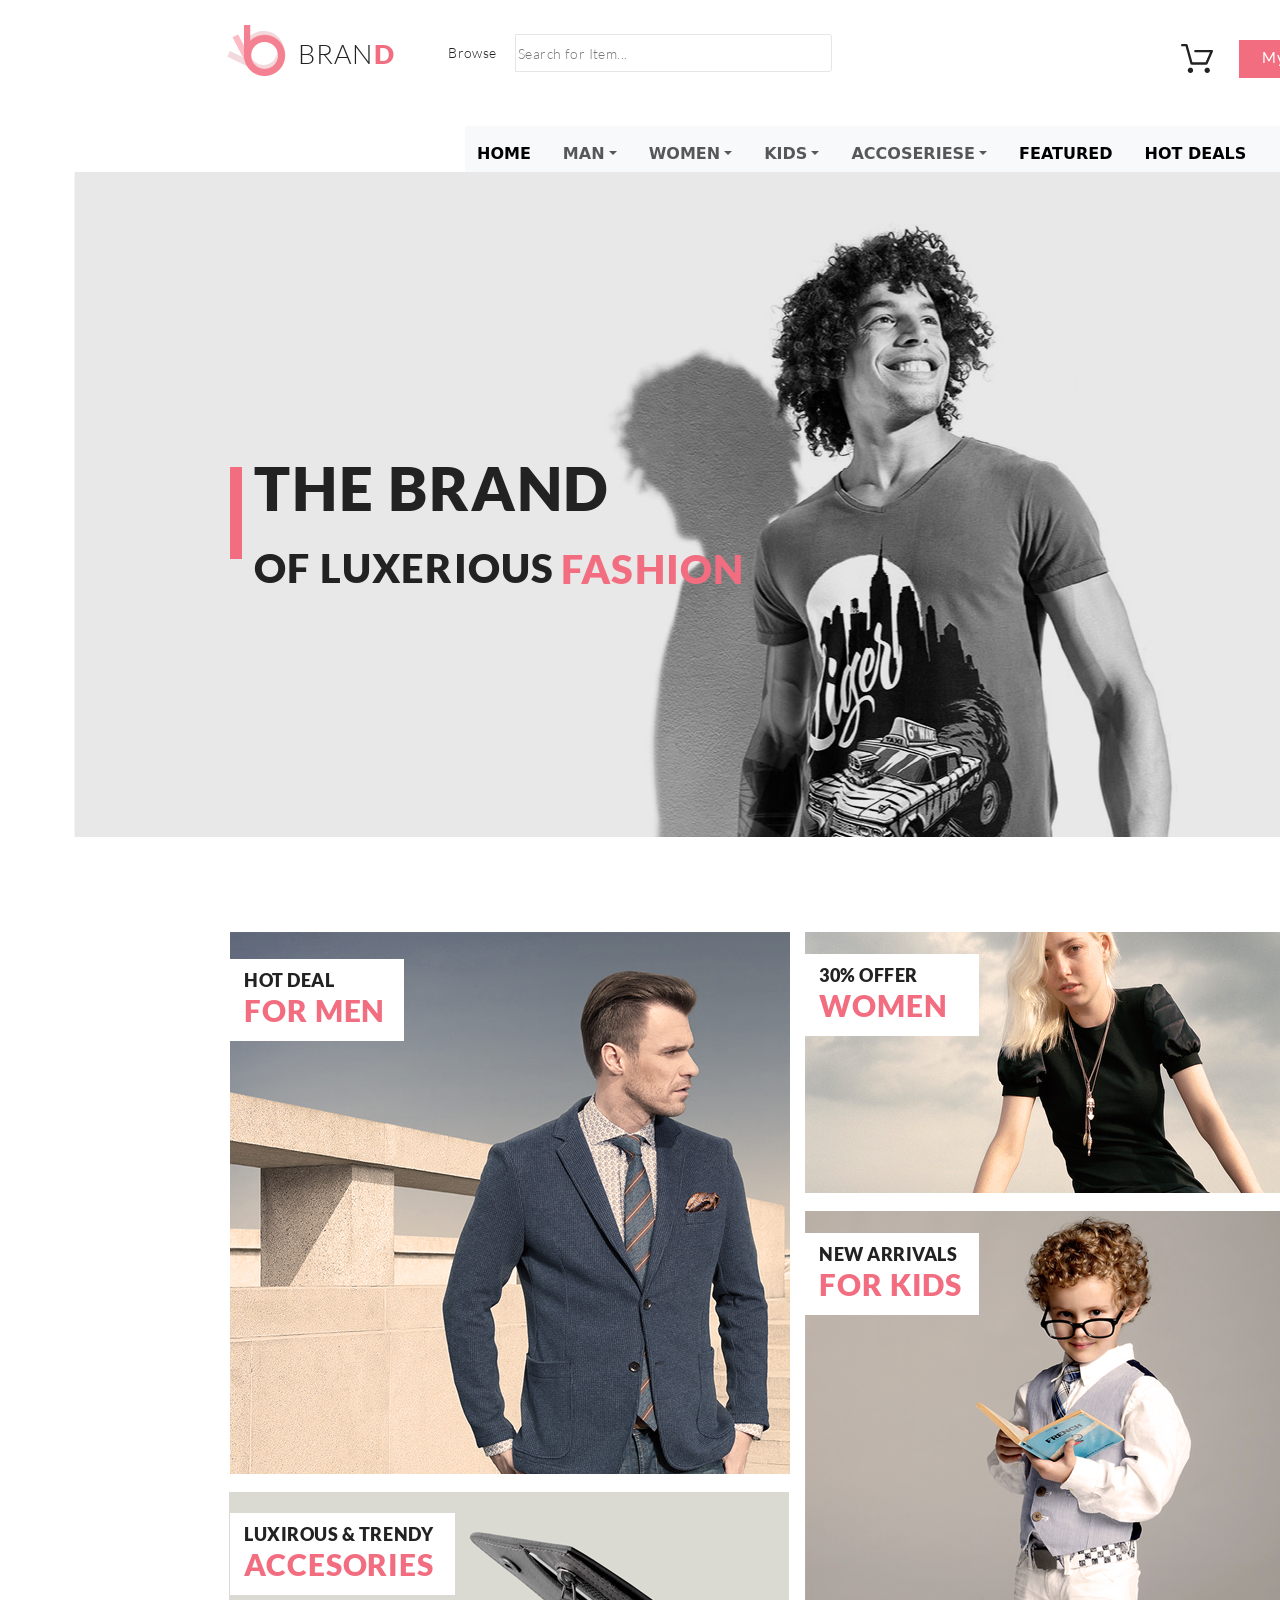
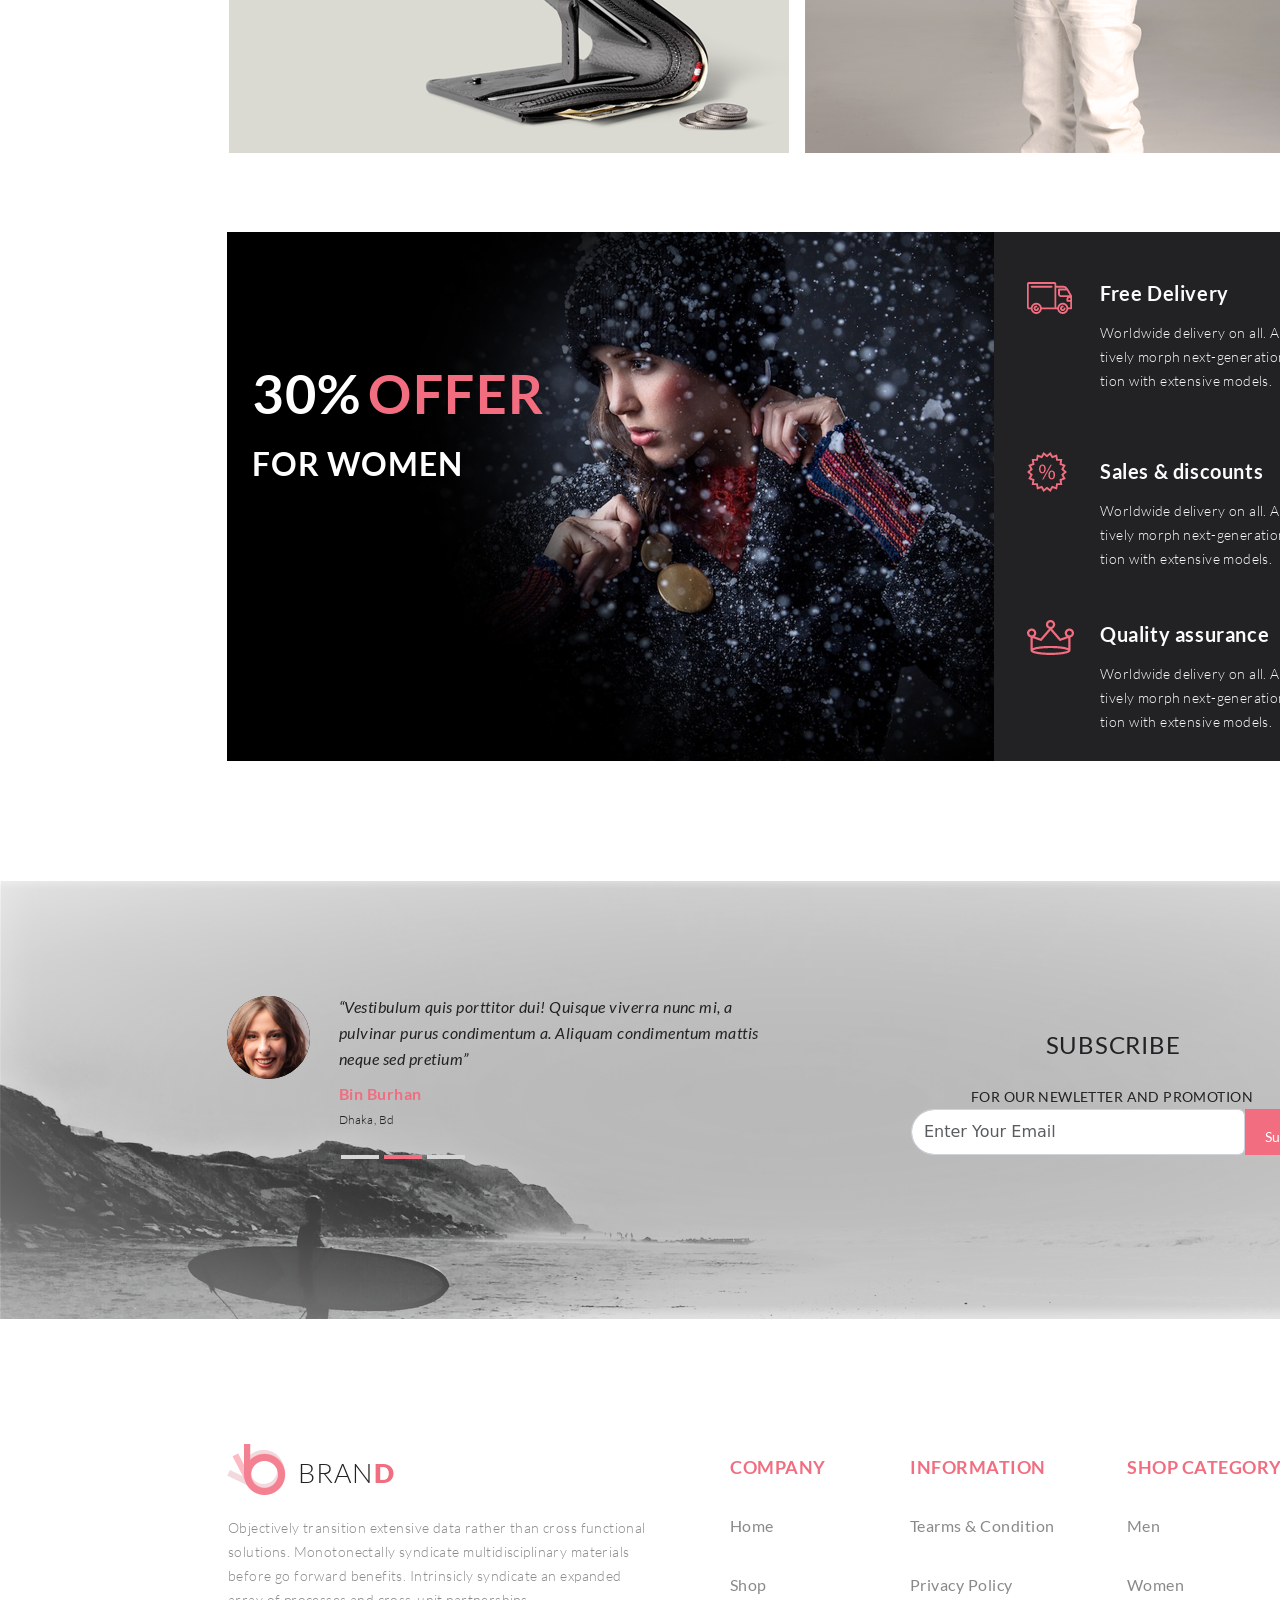
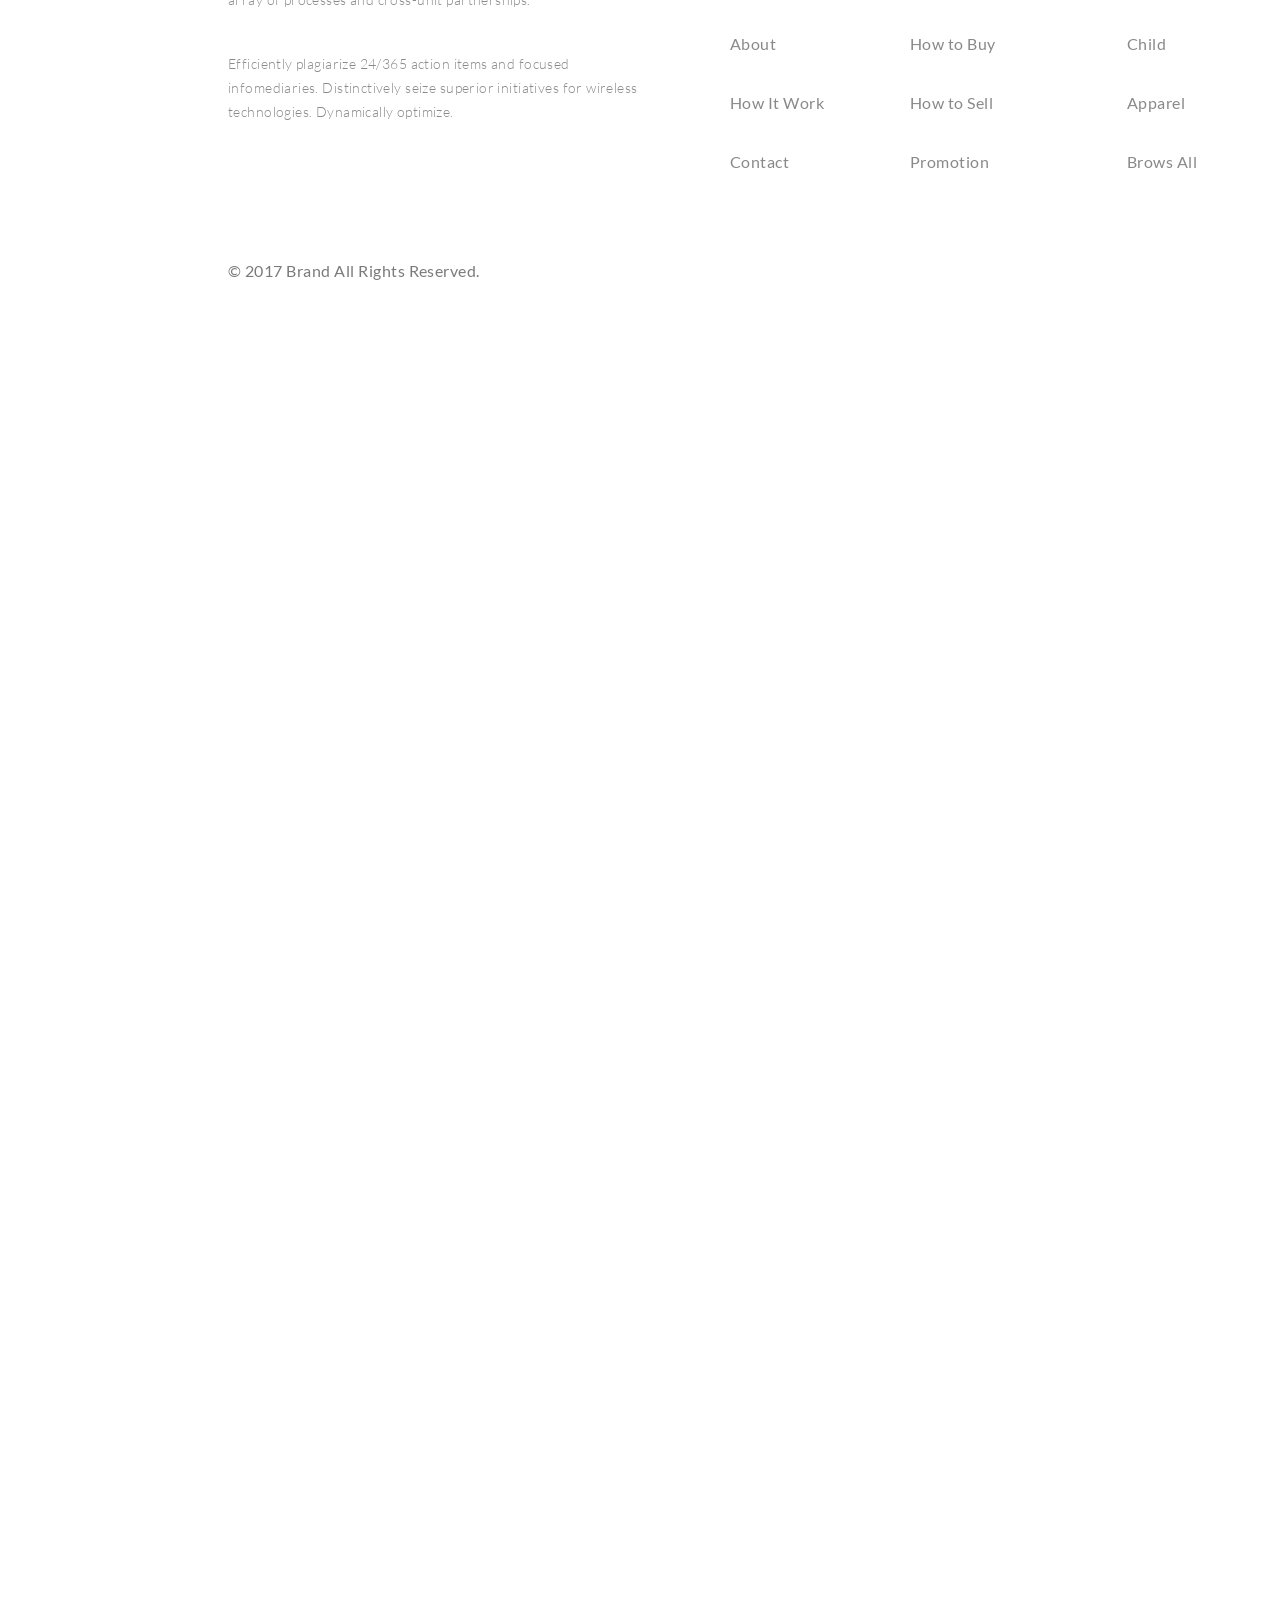
<file: 17. Прокопенко/Clothers Market/index.html>
<!DOCTYPE html>
<html lang="en">

<head>
    <meta charset="UTF-8">
    <title>Страница магазина</title>
    <link href="https://cdn.jsdelivr.net/npm/bootstrap@5.0.0-beta2/dist/css/bootstrap.min.css" rel="stylesheet" integrity="sha384-BmbxuPwQa2lc/FVzBcNJ7UAyJxM6wuqIj61tLrc4wSX0szH/Ev+nYRRuWlolflfl" crossorigin="anonymous">
    <link rel="stylesheet" href="styles/styles.css"> </head>

<body>
    <div class="all_page">
        <div class="head">
            <div class="slider">
                <a name="slider"></a>
                <div class="logo">
                    <a href="" class="logo"><img src="images/Group%202.png" alt="logo" class="logo-img">
                        <p class="logo-text">BRAN</p>
                        <p class="logo-D">D</p>
                    </a>
                </div>
                <div class="page-search">
                    <p class="browse">Browse</p>
                    <input type="text" name="search" placeholder="Search for Item..." class="input-search"> </div>
                <div class="backet">
                    <a href=""><img src="images/Icon.png" alt="backet"></a>
                </div>
                <div class="my_account2">
                    <button class="my_account">
                        <a href="">
                            <p class="my_accout_text">My Account</p>
                        </a>
                    </button>
                </div>
                <div class="nav">
                    <nav class="navbar navbar-expand-lg navbar-light bg-light">
                        <div class="container-fluid">
                            <button class="navbar-toggler" type="button" data-bs-toggle="collapse" data-bs-target="#navbarSupportedContent" aria-controls="navbarSupportedContent" aria-expanded="false" aria-label="Toggle navigation"> <span class="navbar-toggler-icon"></span> </button>
                            <div class="collapse navbar-collapse" id="navbarSupportedContent">
                                <ul class="navbar-nav me-auto mb-2 mb-lg-0">
                                    <li class="nav-item"> <a class="nav-link active" aria-current="page" href="#slider"><b>HOME</b></a> </li>
                                    <li class="nav-item dropdown"> <a class="nav-link dropdown-toggle" href="#" id="navbarDropdown" role="button" data-bs-toggle="dropdown" aria-expanded="false"><b>MAN</b></a>
                                        <ul class="dropdown-menu" aria-labelledby="navbarDropdown">
                                            <li><a class="dropdown-item" href="#">DISCOUNTS</a></li>
                                            <li><a class="dropdown-item" href="#">NEW</a></li>
                                        </ul>
                                    </li>
                                    <li class="nav-item dropdown"> <a class="nav-link dropdown-toggle" href="#" id="navbarDropdown" role="button" data-bs-toggle="dropdown" aria-expanded="false"><b>WOMEN</b></a>
                                        <ul class="dropdown-menu" aria-labelledby="navbarDropdown">
                                            <li><a class="dropdown-item" href="#">DISCOUNTS</a></li>
                                            <li><a class="dropdown-item" href="#">NEW</a></li>
                                        </ul>
                                    </li>
                                    <li class="nav-item dropdown"> <a class="nav-link dropdown-toggle" href="#" id="navbarDropdown" role="button" data-bs-toggle="dropdown" aria-expanded="false"><b>KIDS</b></a>
                                        <ul class="dropdown-menu" aria-labelledby="navbarDropdown">
                                            <li><a class="dropdown-item" href="#">JUNIORS</a></li>
                                            <li><a class="dropdown-item" href="#">TEENAGERS</a></li>
                                        </ul>
                                    </li>
                                    <li class="nav-item dropdown"> <a class="nav-link dropdown-toggle" href="#" id="navbarDropdown" role="button" data-bs-toggle="dropdown" aria-expanded="false"><b>ACCOSERIESE</b></a>
                                        <ul class="dropdown-menu" aria-labelledby="navbarDropdown">
                                            <li><a class="dropdown-item" href="#">DISCOUNTS</a></li>
                                            <li><a class="dropdown-item" href="#">NEW</a></li>
                                        </ul>
                                    </li>
                                    <li class="nav-item"> <a class="nav-link active" aria-current="page" href="#featured_items"><b>FEATURED</b></a> </li>
                                    <li class="nav-item"> <a class="nav-link active" aria-current="page" href="#"><b>HOT DEALS</b></a> </li>
                                </ul>
                            </div>
                        </div>
                    </nav>
                </div>
                <div class="the_brand">
                    <div class="brand_cont_all"> <img src="images/Rectangle%2016%20copy.png" alt="rec" class="brand_rec">
                        <p class="brand_text1">THE BRAND</p>
                        <p class="brand_text2">OF LUXERIOUS</p>
                        <p class="brand_text3">FASHION</p>
                    </div>
                </div>
            </div>
        </div>
        <div class="content">
            <div class="products">
                <a href=""><img src="images/For%20Men.png" alt="" class="men_img"></a>
                <a href="">
                    <div>
                        <p class="men_text">HOT DEAL</p>
                        <p class="men_text2">FOR MEN</p>
                    </div>
                </a>
                <a href=""><img src="images/Women.png" alt="" class="women_img"></a>
                <a href="">
                    <div class="women_all_text">
                        <p class="women_text">30% OFFER</p>
                        <p class="women_text2">WOMEN</p>
                    </div>
                </a>
                <a href=""><img src="images/Kids.png" alt="" class="kid_img"></a>
                <a href="">
                    <div class="kid_all_text">
                        <p class="kid_text">NEW ARRIVALS</p>
                        <p class="kid_text2">FOR KIDS</p>
                    </div>
                </a>
                <a href=""><img src="images/Accesories.png" alt="" class="accesories_img"></a>
                <a href="">
                    <div class="accesories_all_text">
                        <p class="accesories_text">LUXIROUS & TRENDY</p>
                        <p class="accesories_text2">ACCESORIES</p>
                    </div>
                </a>
            </div>
            <div class="feature">
                <a name="featured_items"></a>
                <div class="feature_img"> <img src="images/For%20women.png" alt=""> </div>
                <div class="feature_text_all">
                    <p class="feature_text_1">30%</p>
                    <p class="feature_text_2">OFFER</p>
                    <p class="feature_text_3">FOR WOMEN</p>
                </div>
                <div class="feature_content"> <img src="images/Car.png" alt="" class="feature_delivery1">
                    <p class="feature_delivery2">Free Delivery</p>
                    <p class="feature_delivery3">Worldwide delivery on all. Authorit tively morph next-generation innov tion with extensive models.</p> <img src="images/Disc.png" alt="" class="feature_disc1">
                    <p class="feature_disc2">Sales & discounts</p>
                    <p class="feature_disc3">Worldwide delivery on all. Authorit tively morph next-generation innov tion with extensive models.</p> <img src="images/Qual.png" alt="" class="feature_qual1">
                    <p class="feature_qual2">Quality assurance</p>
                    <p class="feature_qual3">Worldwide delivery on all. Authorit tively morph next-generation innov tion with extensive models.</p>
                </div>
            </div>
            <div class="subscribe">
                <div class="subscribe_all">
                    <div class="sub_cont"> <img src="images/Wom_sub.png" alt="" class="wom_sub">
                        <div class="sub_text">
                            <p>“Vestibulum quis porttitor dui! Quisque viverra nunc mi, a pulvinar purus condimentum a. Aliquam condimentum mattis neque sed pretium”</p>
                        </div>
                        <div class="under_sub_text">
                            <p class="u_s_t_1">Bin Burhan</p>
                            <p class="u_s_t_2">Dhaka, Bd</p>
                        </div>
                        <div class="sub_buttons">
                            <button class="s_b_1"></button>
                            <button class="s_b_2"></button>
                            <button class="s_b_1"></button>
                        </div>
                    </div>
                    <div class="sub_inp_all">
                        <p class="s_i_2">SUBSCRIBE</p>
                        <p class="s_i_1">FOR OUR NEWLETTER AND PROMOTION</p>
                        <form class="d-flex">
                            <input class="form-control me-2" type="search" placeholder="Enter Your Email" aria-label="Enter Your Email">
                            <button class="btn_search" type="submit">Subscribe</button>
                        </form>
                    </div>
                </div>
            </div>
        </div>
        <div class="footer">
            <div class="logo2">
                <a href="" class="logo"><img src="images/Group%202.png" alt="logo" class="logo-img">
                    <p class="logo-text2">BRAN</p>
                    <p class="logo-D2">D</p>
                </a>
            </div>
            <div class="logo_text3">
                <p>Objectively transition extensive data rather than cross functional solutions. Monotonectally syndicate multidisciplinary materials before go forward benefits. Intrinsicly syndicate an expanded array of processes and cross-unit partnerships.</p>
                <br>
                <p>Efficiently plagiarize 24/365 action items and focused infomediaries. Distinctively seize superior initiatives for wireless technologies. Dynamically optimize.</p>
            </div>
            <div class="footer_company">
                <p class="f_c_n">COMPANY</p>
                <div class="f_c"> <a href="#slider" class="f_c_1">Home</a>
                    <br> <a href="" class="f_c_2">Shop</a>
                    <br> <a href="" class="f_c_3">About</a>
                    <br> <a href="" class="f_c_4">How It Work</a>
                    <br> <a href="" class="f_c_5">Contact</a> </div>
            </div>
            <div class="footer_information">
                <p class="f_i_n">INFORMATION</p>
                <div class="f_i"> <a href="" class="f_c_1">Tearms & Condition</a>
                    <br> <a href="" class="f_c_2">Privacy Policy</a>
                    <br> <a href="" class="f_c_3">How to Buy</a>
                    <br> <a href="" class="f_c_4">How to Sell</a>
                    <br> <a href="" class="f_c_5">Promotion</a> </div>
            </div>
            <div class="footer_shop">
                <p class="f_s_n">SHOP CATEGORY</p>
                <div class="f_s"> <a href="" class="f_c_1">Men</a>
                    <br> <a href="" class="f_c_2">Women</a>
                    <br> <a href="" class="f_c_3">Child</a>
                    <br> <a href="" class="f_c_4">Apparel</a>
                    <br> <a href="" class="f_c_5">Brows All</a> </div>
            </div>
            <p class="company_inf">© 2017  Brand  All Rights Reserved.</p>
        </div>
    </div>
    <script src="https://cdn.jsdelivr.net/npm/bootstrap@5.0.0-beta2/dist/js/bootstrap.bundle.min.js" integrity="sha384-b5kHyXgcpbZJO/tY9Ul7kGkf1S0CWuKcCD38l8YkeH8z8QjE0GmW1gYU5S9FOnJ0" crossorigin="anonymous"></script>
</body>

</html>
</file>
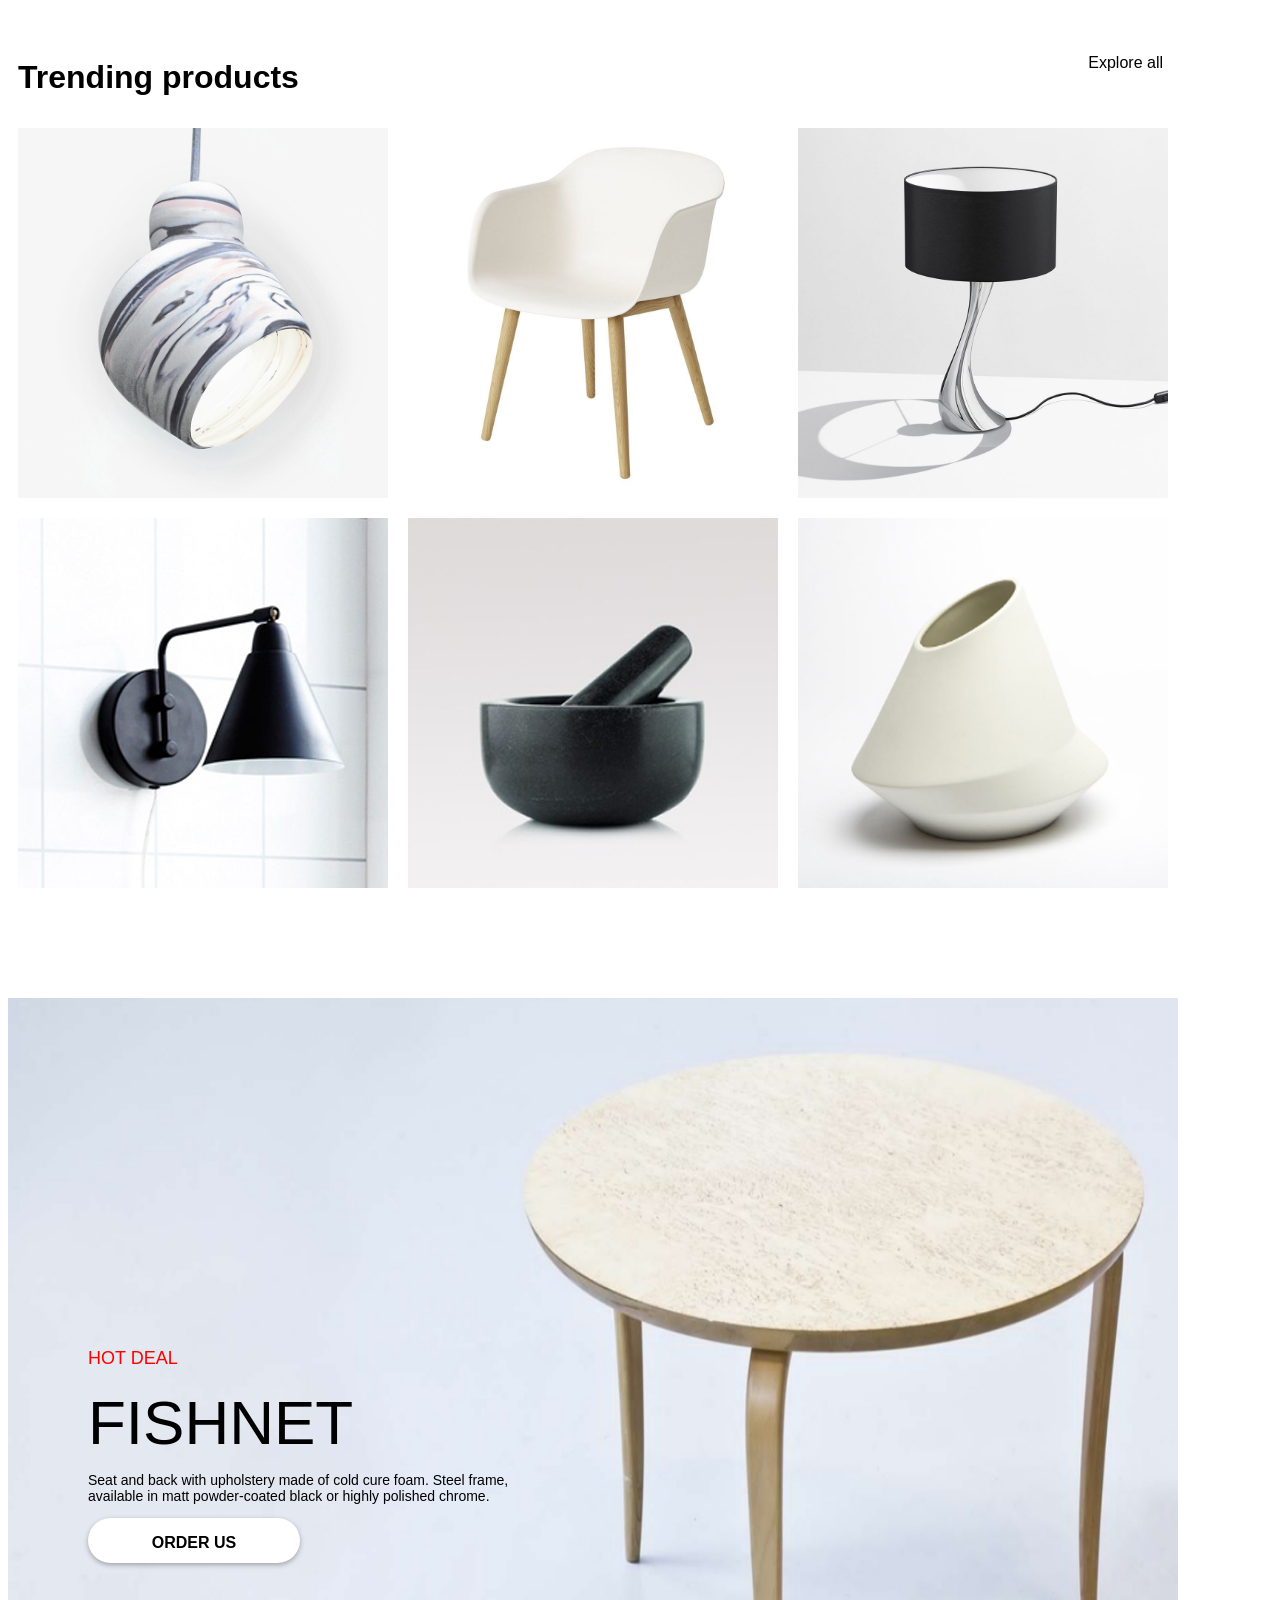
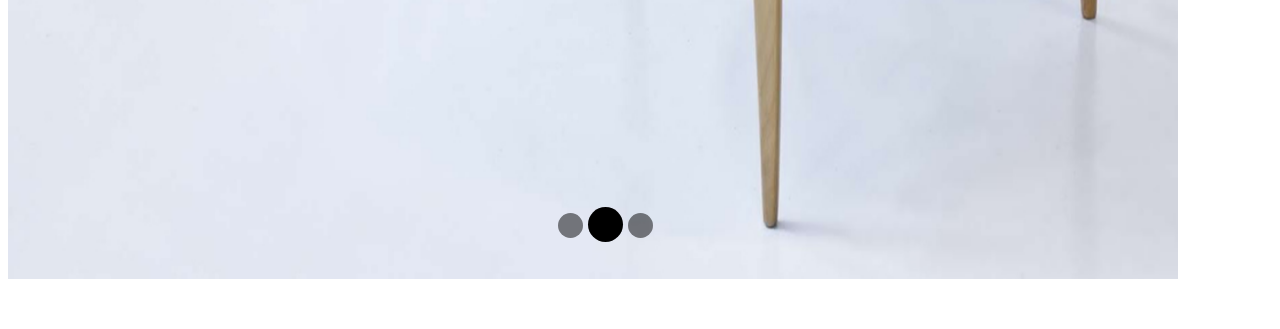
<file: 17. Прокопенко/Дз от 20.02/index.html>
<!DOCTYPE html>
<html lang="en">
<head>
    <meta charset="UTF-8">
    <title>Web6</title>
    <link rel="stylesheet" href="css/style.css">
</head>
<body>
    <div class="conteiner">
        <div class="block_one">
           <div class="golova">
                <h1 class="title_left">Trending products</h1>
                <p class="explore_right">Explore all</p>
           </div>
           <div class="image">
                <img src="img/1.png" alt="1" class="img2">
                <img src="img/2.png" alt="2" class="img2">
                <img src="img/3.png" alt="3" class="img2">
                <img src="img/4.png" alt="4" class="img2">
                <img src="img/5.png" alt="5" class="img2">
                <img src="img/6.png" alt="6" class="img2">    
           </div>            
        </div>
        
        <div class="block_two">
            <div class="left_block">

                <p class="color_red">
                    HOT DEAL
                </p>
                <span class="fishnet">
                    FISHNET
                </span>
                <p class="text_p">
                    Seat and back with upholstery made of cold cure foam. Steel frame, available in matt powder-coated black or highly polished chrome.
                </p>
                <div class="button">
                    <a href="#"><p>ORDER US</p></a>
                </div>
            </div>
            <div class="circle">
                    <a href="#" class="circle1"> </a>
                    <a href="#" class="circle2"> </a>
                    <a href="#" class="circle1"> </a>
            </div>
        </div>        
    </div>
</body>
</html>
</file>
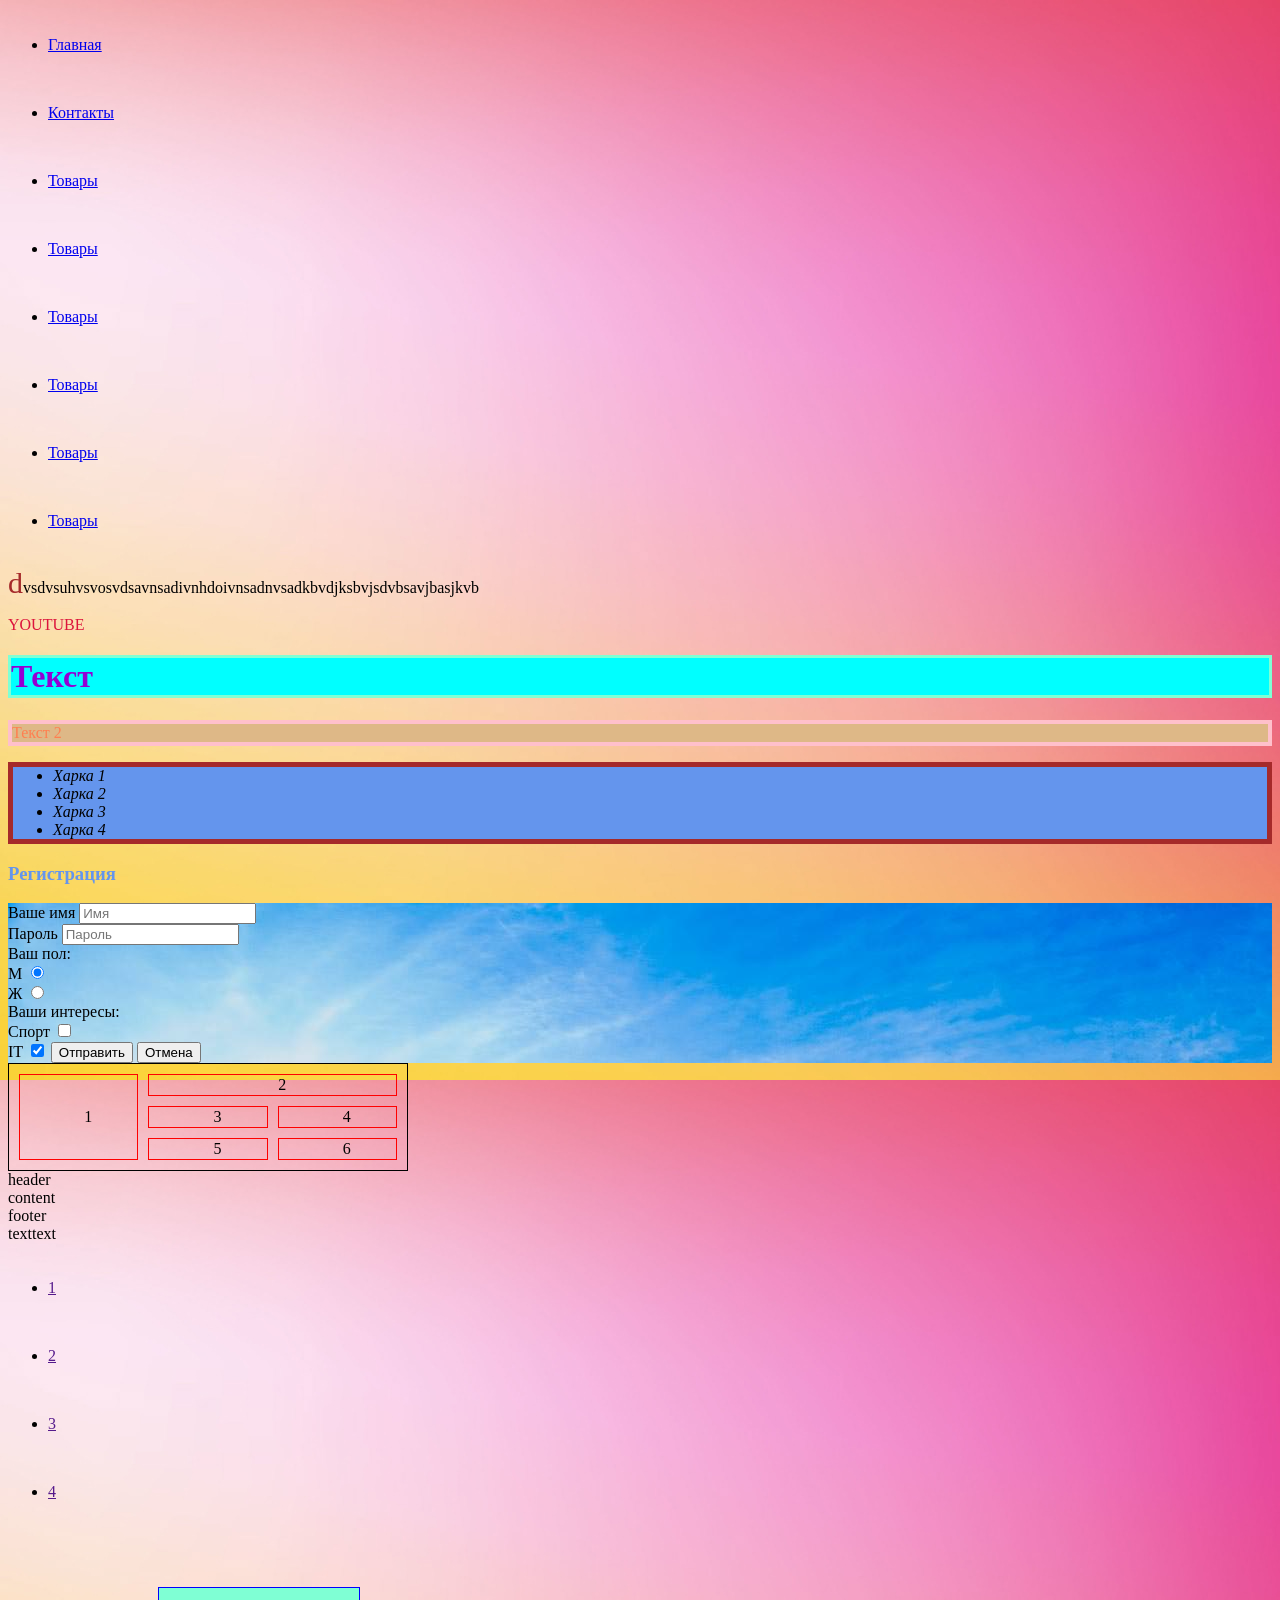
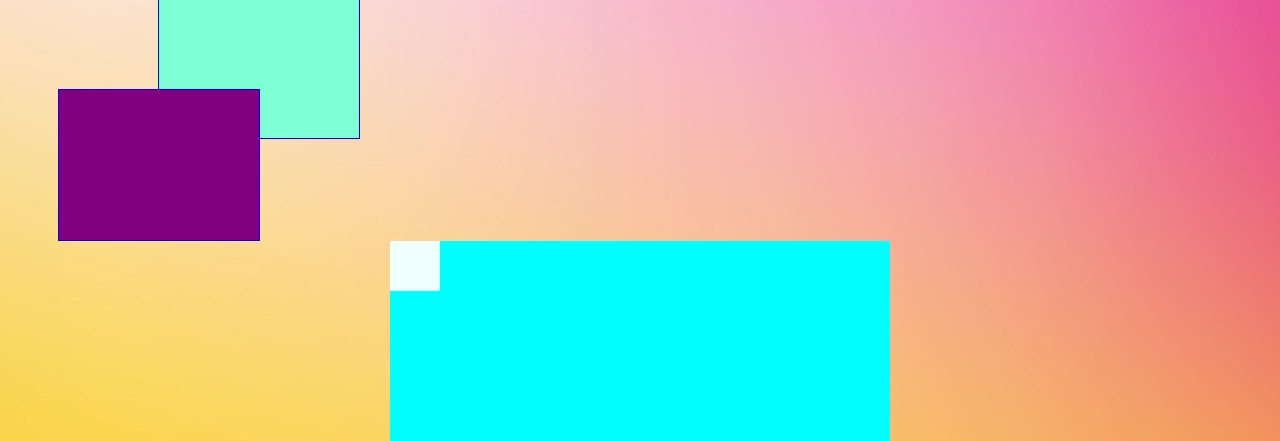
<file: 17. Прокопенко/Дз от 18.02/prim.html>
<!DOCTYPE html>
<html lang="en">
<head>
    <meta charset="UTF-8">
    <title>Document</title>
    <link rel="stylesheet" href="css/style.css">
</head>
<body class="globback">
   <ul class="menu">
       <li><a href="#">Главная</a></li>
       <li><a href="#">Контакты</a></li>
       <li><a href="#">Товары</a></li>
       <li><a href="#">Товары</a></li>
       <li><a href="#">Товары</a></li>
       <li><a href="#">Товары</a></li>
       <li><a href="#">Товары</a></li>
       <li><a href="#">Товары</a></li>
   </ul>
   <p class="textoid">dvsdvsuhvsvosvdsavnsadivnhdoivnsadnvsadkbvdjksbvjsdvbsavjbasjkvb</p>
   <a class="saitec" href="https://youtube.com" target="_blank">Youtube</a>
    <h1 class="heading">Текст</h1>
    <p class="text1">Текст 2</p>
    <ul class="text2">
        <li>Харка 1</li>
        <li>Харка 2</li>
        <li>Харка 3</li>
        <li>Харка 4</li>
    </ul>
    <h3>Регистрация</h3>
    <form class="vaib" action="#">
        Ваше имя <input type="text" placeholder="Имя"><br>
        Пароль <input type="password" placeholder="Пароль"><br>
        Ваш пол: <br>
        М <input type="radio" name="pol" checked><br>
        Ж <input type="radio" name="pol"><br>
        Ваши интересы: <br>
        Спорт <input type="checkbox"><br>
        IT <input type="checkbox" checked>
        <input type="submit" value="Отправить">
        <input type="reset" value="Отмена">
    </form>
     <table>
        <tr>
            <td rowspan="3">1</td>
            <td colspan="2">2</td>
        </tr>
        <tr>
            <td>3</td>
            <td>4</td>
        </tr>
        <tr>
            <td>5</td>
            <td>6</td>
        </tr>
    </table>
    <div>header</div>
    <div class="content">content</div>
    <div>footer</div>
    <span>text</span><span>text</span>
    <div>
      <div></div>
       <ul class="menu">
        <li><a href="">1</a></li>
        <li><a href="">2</a></li>
        <li><a href="">3</a></li>
        <li><a href="">4</a></li>
       </ul>
    </div>
    <div class="product product_1"></div>
    <div class="product product_2"></div>
    <div class="container">
        <div class="header">
            <div class="logo"></div>
        </div>
    </div>
</body>
</html>
</file>
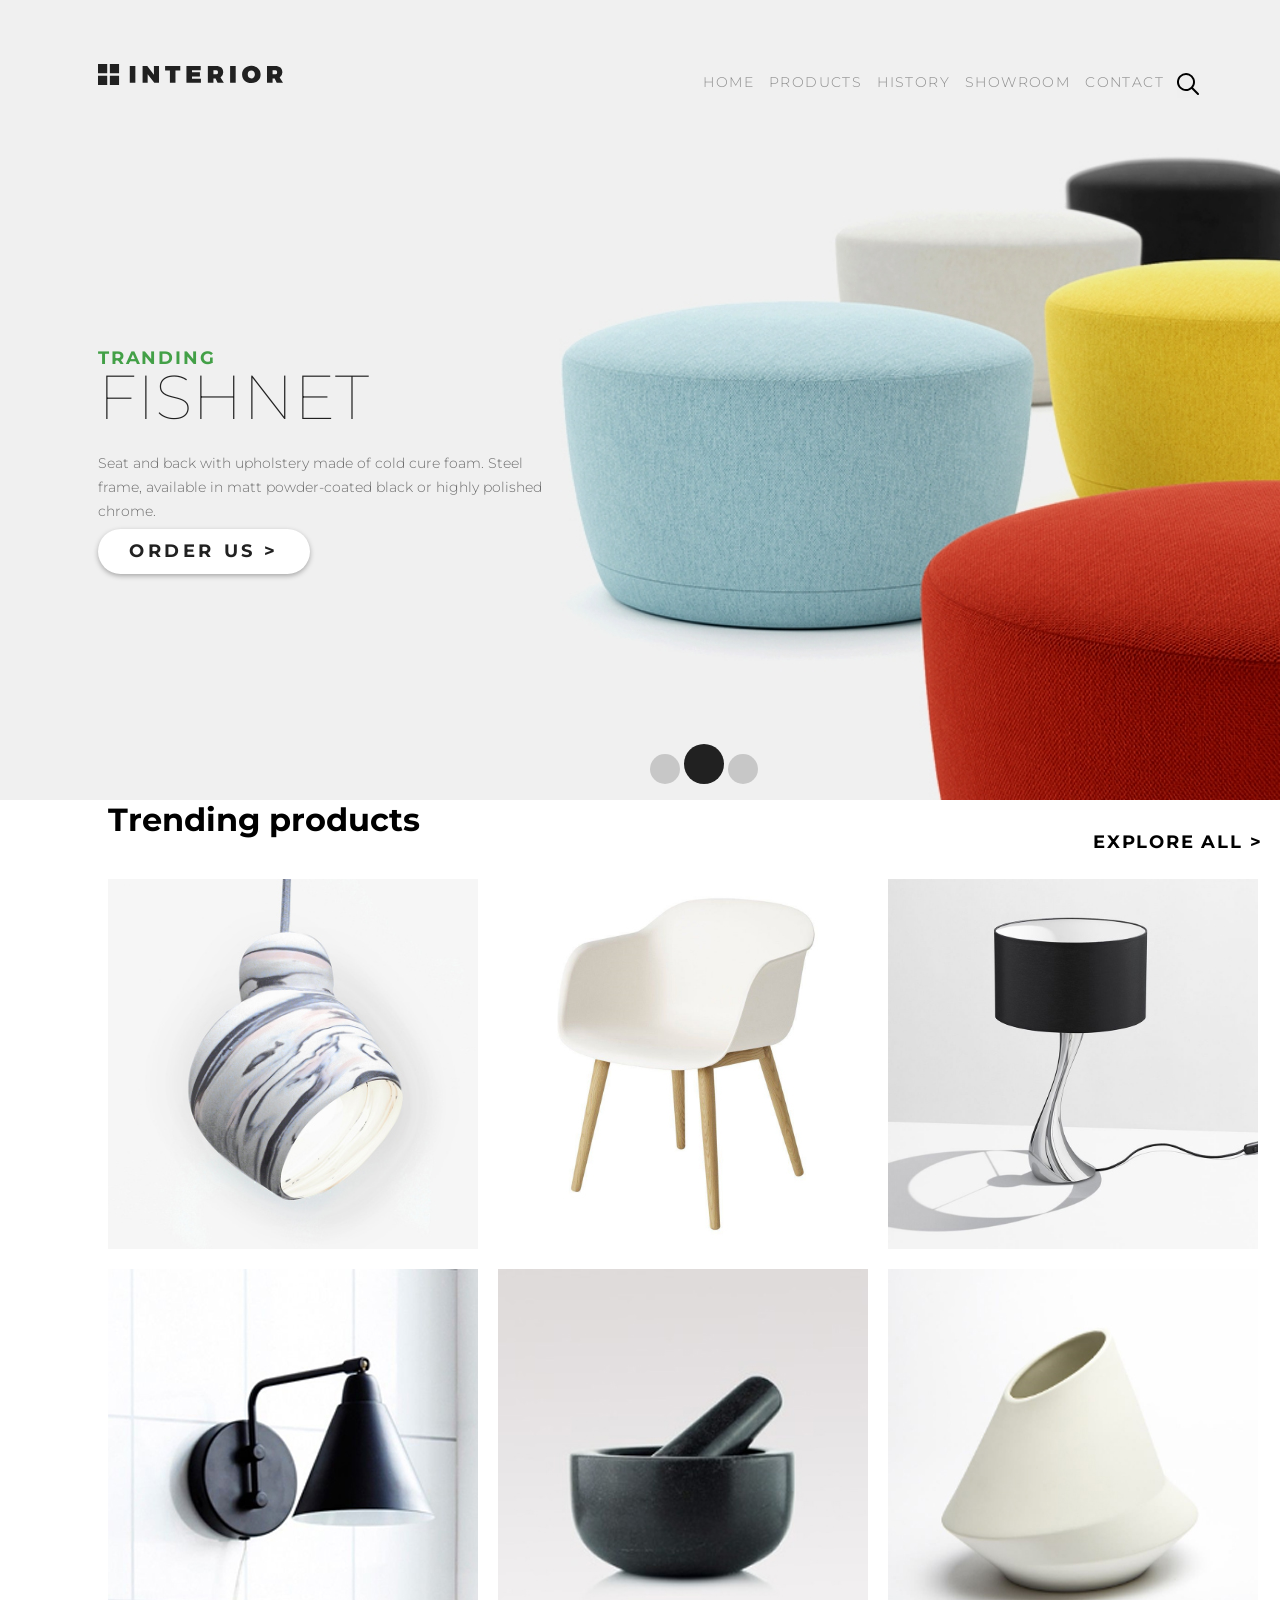
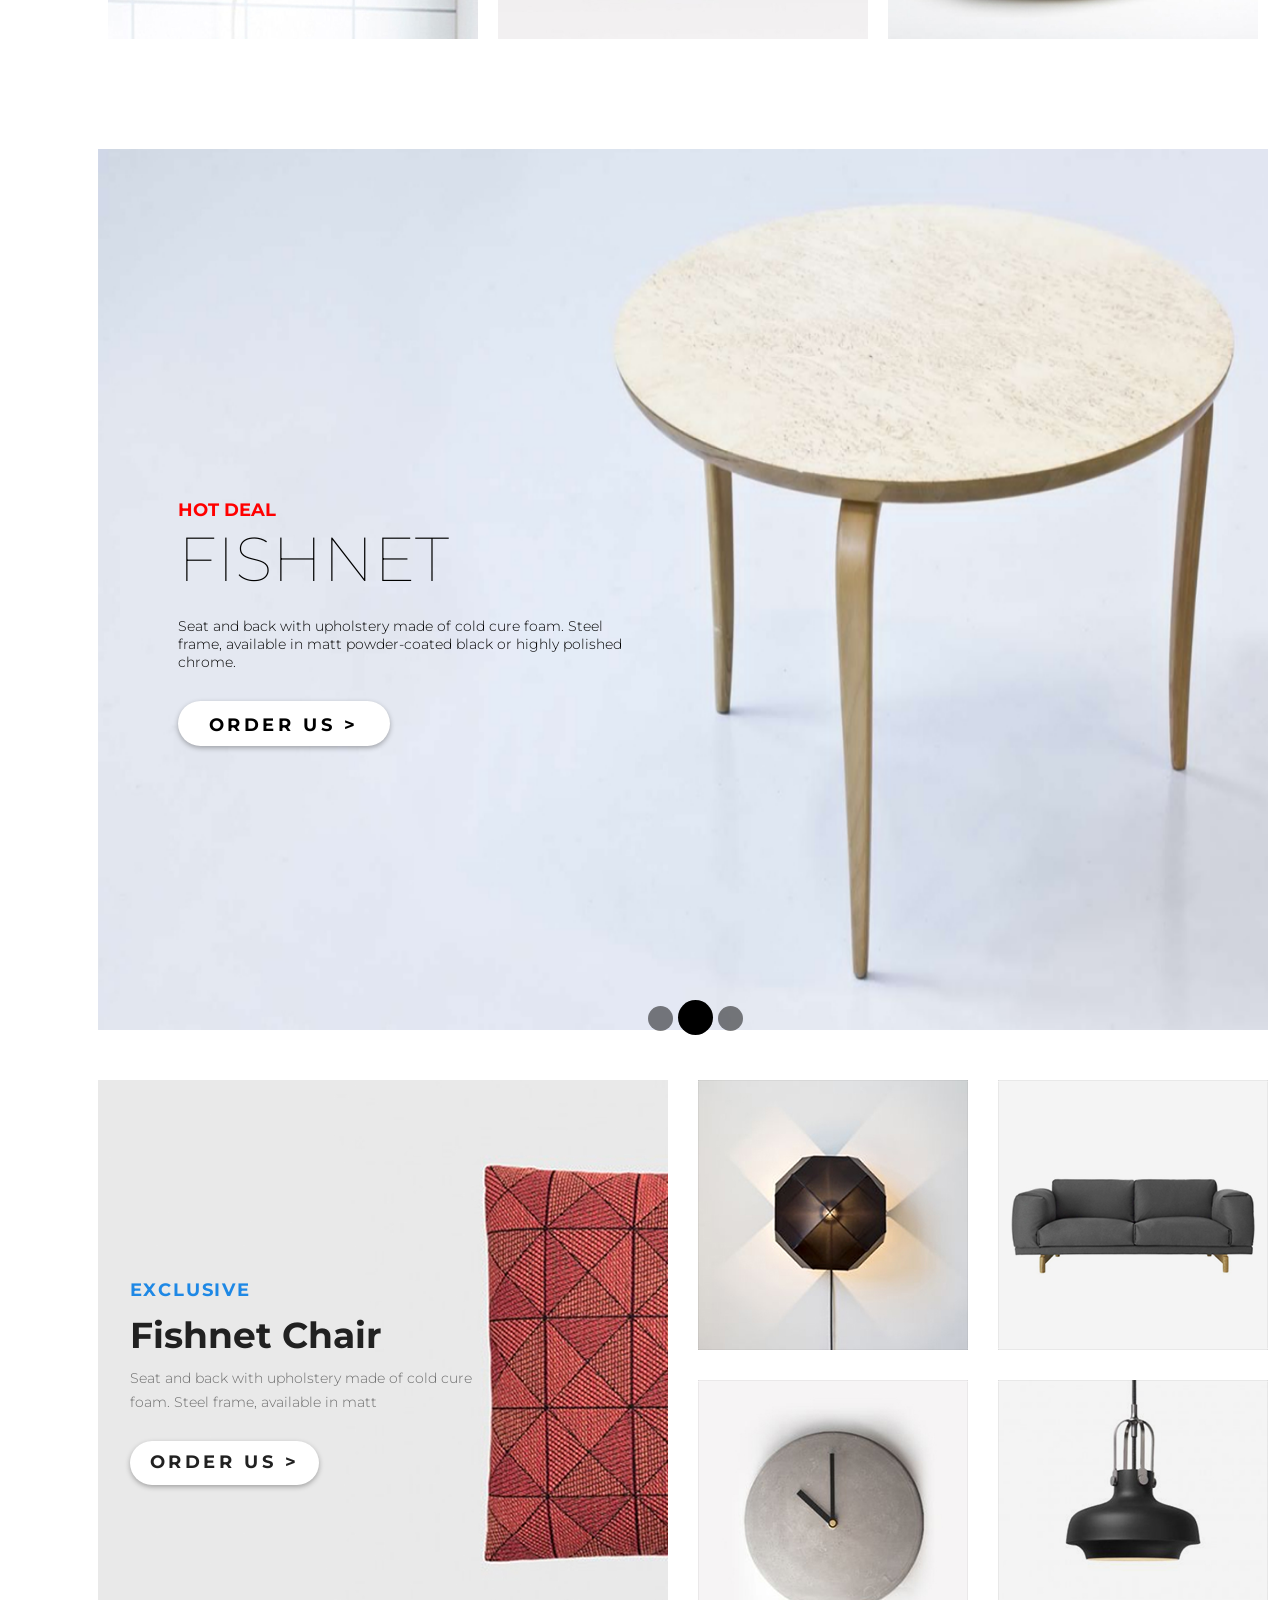
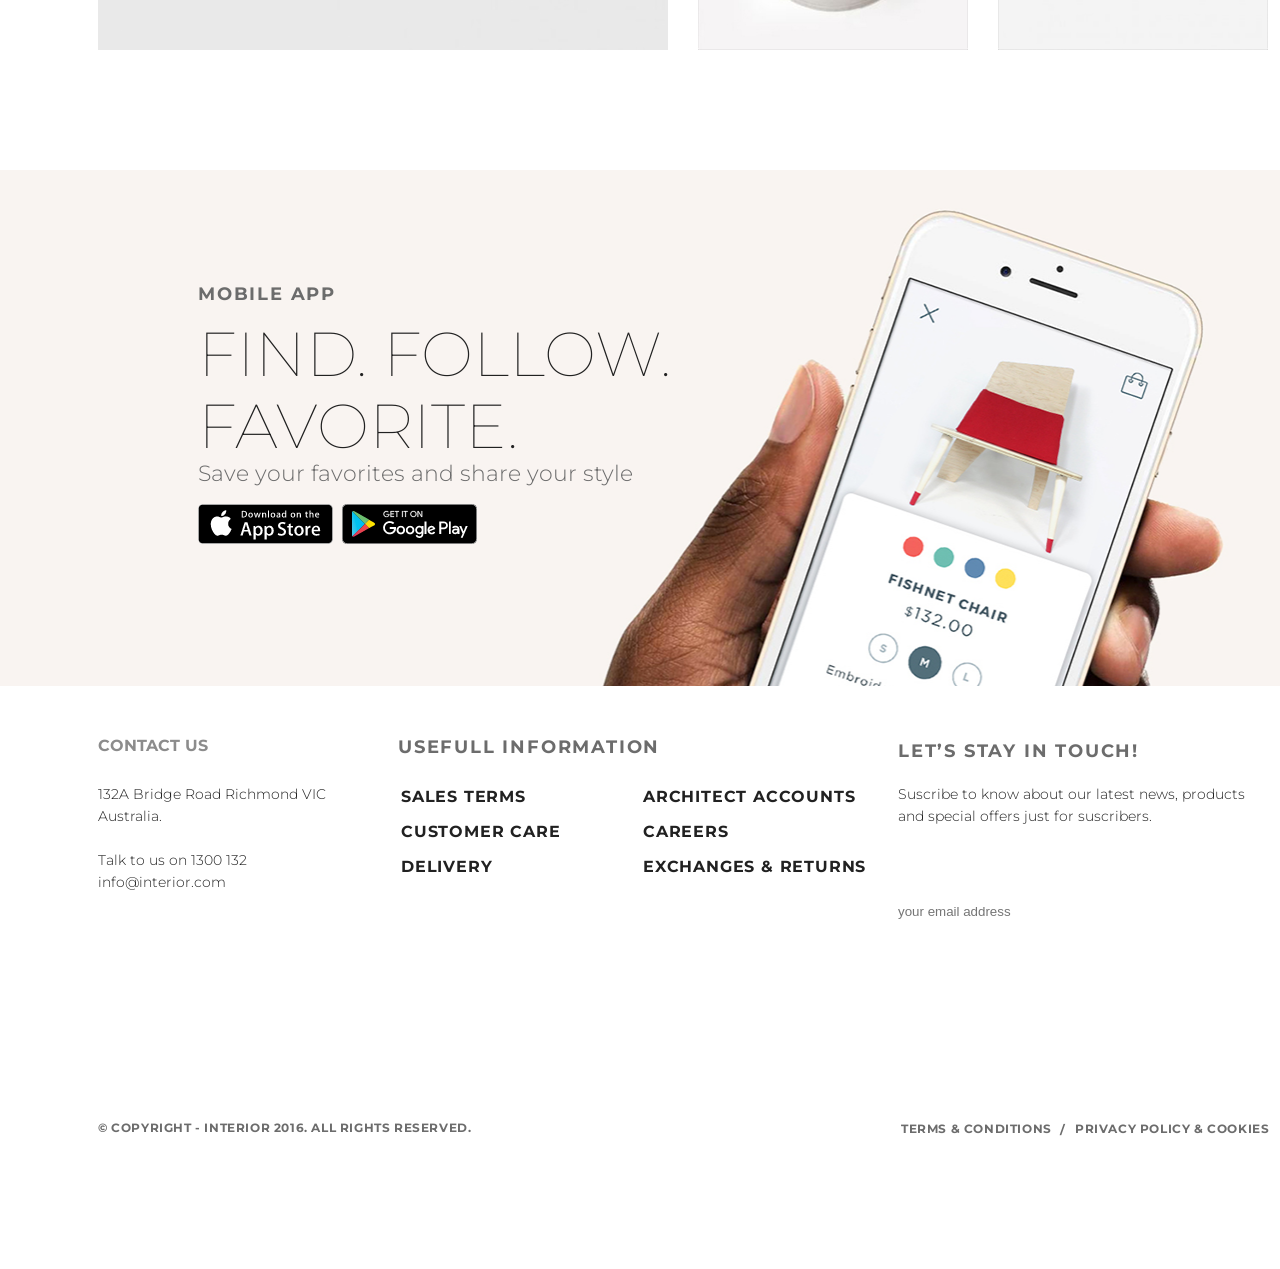
<file: 17. Прокопенко/Дз от 20.02/all_web.html>
<!DOCTYPE html>
<html lang="en">
<head>
    <meta charset="UTF-8">
    <title>Document</title>
    <link rel="stylesheet" href="css/all_style.css">
</head>
<body>
    <div class="container">
        <div class="slider">
            <div class="header">
                <a href="" class="logo"><img src="img/logo.svg" alt="logo"></a>
                <ul class="menu">
                    <li class="menu-list"><a href="" class="menu-link menu-link-a">HOME</a></li>
                    <li class="menu-list"><a href="" class="menu-link menu-link-a">PRODUCTS</a></li>
                    <li class="menu-list"><a href="" class="menu-link menu-link-a">HISTORY</a></li>
                    <li class="menu-list"><a href="" class="menu-link menu-link-a">SHOWROOM</a></li>
                    <li class="menu-list"><a href="" class="menu-link menu-link-a">CONTACT</a></li>
                </ul>
                <button class="button-search"><img src="img/search.svg" alt=""></button>
            </div>
            <div class="slider-text">
                <p class="slider-tranding">TRANDING</p>
                <h2 class="slider-h2">FISHNET</h2>
                <p class="slider-content">Seat and back with upholstery made of cold cure foam. Steel frame, available in matt powder-coated black  or highly polished chrome.</p>
                <button class="button"><a href="https://youtube.com"  class="button-text">Order Us ></a></button>
            </div>
            <div class="pagination">
                <button class="circle0"><a href=""></a></button>
                <button class="circle-b"><a href=""></a></button>
                <button class="circle0"><a href=""></a></button>
            </div>
        </div>
        <div class="conteiner1">
        <div class="block_one">
           <div class="golova">
                <h1 class="title_left">Trending products</h1>
                <a href="" class="explore_right">Explore all ></a>
           </div>
           <div class="image">
                <img src="img/1.png" alt="1" class="img2">
                <img src="img/2.png" alt="2" class="img2">
                <img src="img/3.png" alt="3" class="img2">
                <img src="img/4.png" alt="4" class="img2">
                <img src="img/5.png" alt="5" class="img2">
                <img src="img/6.png" alt="6" class="img2">    
           </div>            
        </div>
        
        <div class="block_two">
            <div class="left_block">

                <p class="color_red">
                    HOT DEAL
                </p>
                <span class="fishnet">
                    FISHNET
                </span>
                <p class="text_p">
                    Seat and back with upholstery made of cold cure foam. Steel frame, available in matt powder-coated black or highly polished chrome.
                </p>
                <div class="button1">
                    <a href="#"><p class="buttonp">ORDER US ></p></a>
                </div>
            </div>
            <div class="circle">
                    <a href="#" class="circle1"> </a>
                    <a href="#" class="circle2"> </a>
                    <a href="#" class="circle1"> </a>
            </div>
        </div>        
    </div>
       <div class=interiors-flex>
        <div class=interior>
            <div class=text>
                <div class=exclusive>Exclusive</div>
                <div class=title>Fishnet Chair</div>
                <div class=description>Seat and back with upholstery made of cold cure<br> foam. Steel frame, available in matt</div>
                <a href="" class=button00>Order Us ></a>
            </div>
        </div>
        <div class=interiors>
            <img src=img/inter_2.png>
            <img src=img/inter_3.png>
            <img src=img/inter_4.png>
            <img src=img/inter_5.png>
        </div>
    </div>

        <div class=application>
            <div class=text>
                <b class=app>Mobile app</b>
                <div class=favorite>Find. Follow.<br>Favorite.</div>
                <div class=save>Save your favorites and share your style</div><br>
                <a href='' class="margin-5"><img src="img/get_app.png"></a>
                <a href='' class="margin-6"><img src="img/get_google.png"></a>
            </div>
        </div>
        <div class="footer">
    <div class="contact_us">
        <p class="cont">CONTACT US</p>
        <p class="address">
        132A Bridge Road Richmond VIC<br>Australia.<br>
        <br>Talk to us on 1300 132<br>info@interior.com</p>
    </div>
    <div class="usefull-information">
        <p class="infor">USEFULL INFORMATION</p>
        <ul class="usef-tab">
            <li><a href="" class="usef-pages">SALES TERMS</a></li><br>
            <li><a href="" class="usef-pages">CUSTOMER CARE</a></li><br>
            <li><a href="" class="usef-pages">DELIVERY</a></li><br>
        </ul>
        <ul class="usef-tab2">
            <li><a href="" class="usef-pages">ARCHITECT ACCOUNTS</a></li><br>
            <li><a href="" class="usef-pages">CAREERS</a></li><br>
            <li><a href="" class="usef-pages">EXCHANGES & RETURNS</a></li><br>
        </ul>
    </div>
    <div class="mailing">
        <p class="sit">LET’S STAY IN TOUCH!</p>
        <p class="sit_content">Suscribe to know about our latest news, products<br>and special offers just for suscribers.</p>
        <input type="text" name="e-mail" placeholder="your email address" class="input_sit">
    </div>
    <div class="privilege">© COPYRIGHT - INTERIOR 2016. ALL RIGHTS RESERVED.</div>
    <div class="terms_cookies">
    <a href="" class="terms">TERMS & CONDITIONS</a>
    <p class="terms_dash">/</p>
    <a href="" class="cookies">PRIVACY POLICY & COOKIES</a>
    </div>
</div>
    
    </div>
</body>
</html>
</file>
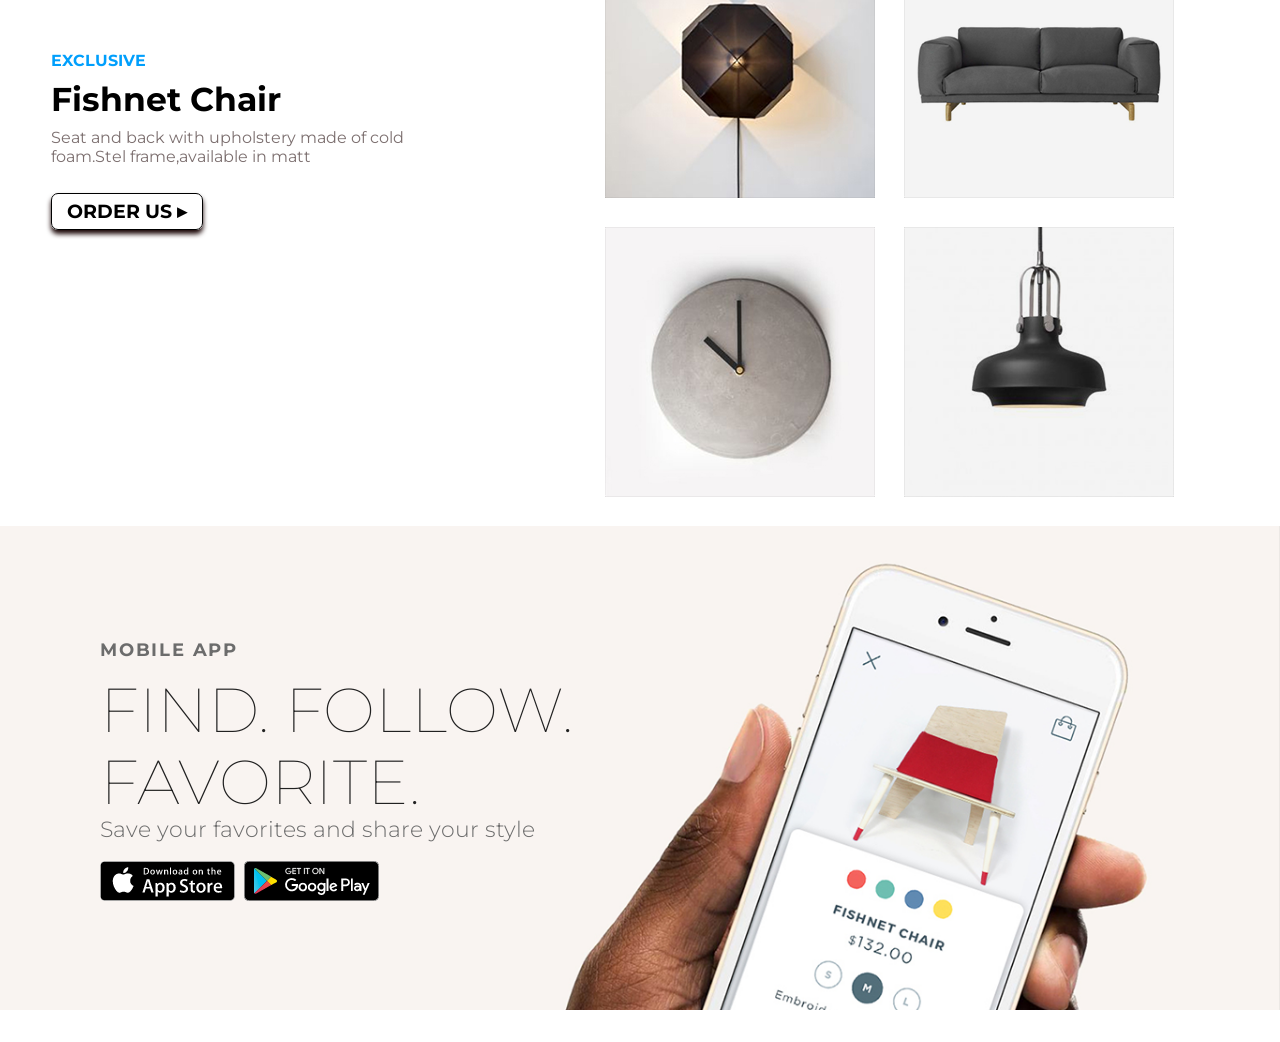
<file: 17. Прокопенко/Дз от 20.02/index1.html>
<!DOCTYPE html>
<html lang=ru>
    <head>
        <meta charset=utf-8>
        <title>FISHNET</title>
        <link rel=stylesheet href=css/style2.css>
    </head>
    <body>
    
    <div class="mid">
            <div class="fir">
            </div>
            <div class="dic">
                <div class="op">
                    <p>exclusive</p>
                </div>
            <div class="sop">
                    <p>Fishnet Chair</p>
            </div>
                <div class="vec">
                    <p>Seat and back with upholstery made of cold</p>
                        <p>foam.Stel frame,available in matt</p>
                </div>
                <div class="xop">
                    <a href="#">order us &#9656;</a>
                </div>
                <div class="gnom">  
                    <div class="werop">
                        <img src="img/inter_2.png" alt="">
                        <img src="img/inter_3.png" alt="">
                    </div>    
                        <img src="img/inter_4.png" alt="">
                        <img src="img/inter_5.png" alt="">
                </div>  
        </div>
            
        </div>

        <div class=application>
            <div class=text>
                <b class=app>Mobile app</b>
                <div class=favorite>Find. Follow.<br>Favorite.</div>
                <div class=save>Save your favorites and share your style</div><br>
                <a href='' class=margin-5><img src="img/get_app.png"></a>
                <a href=''><img src="img/get_google.png"></a>
            </div>
        </div>
    </body>
</html>
</file>
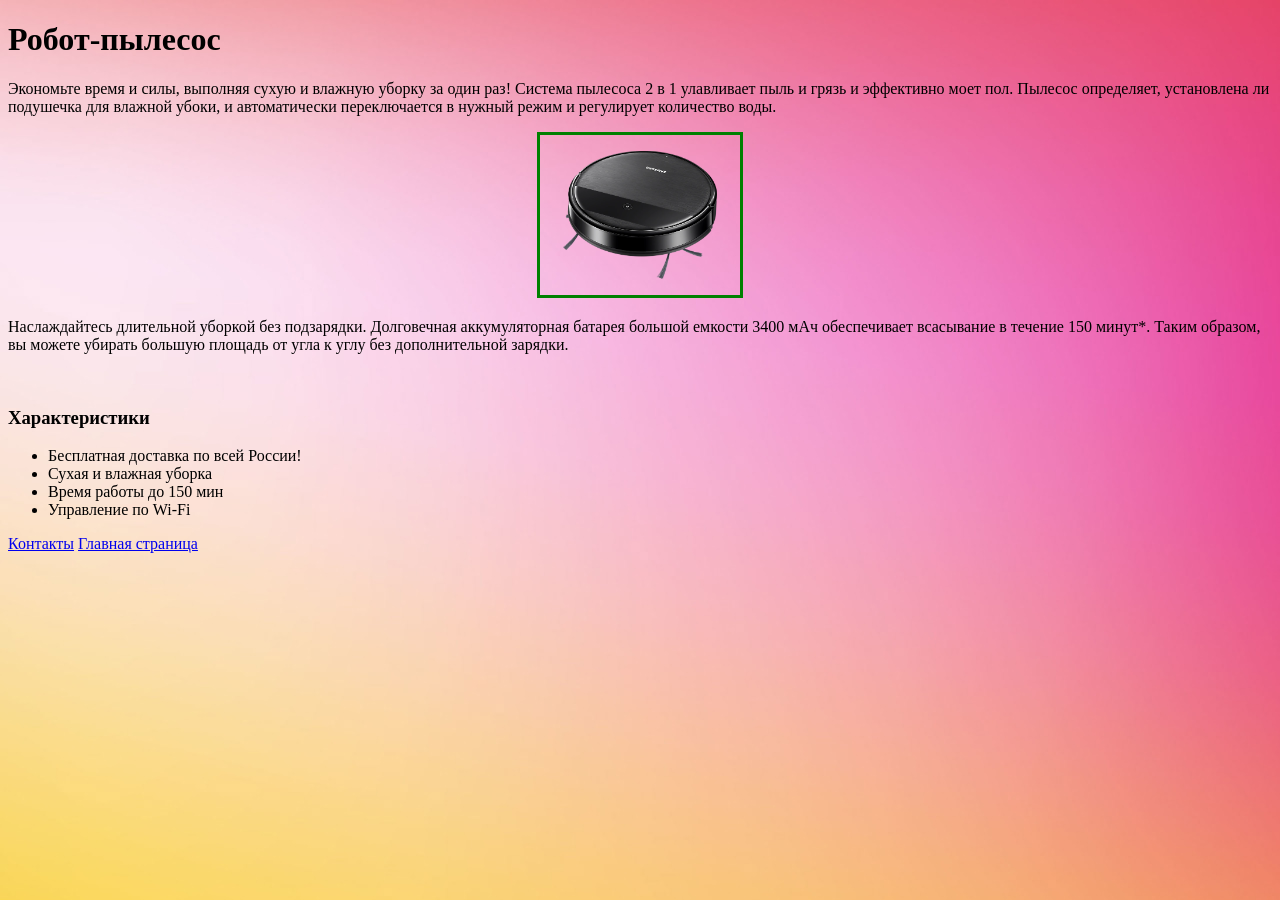
<file: 17. Прокопенко/Дз от 18.02/catalog/products.html>
<!DOCTYPE html>
<html lang="en">
<head>
    <meta charset="UTF-8">
    <title>Каталог товаров</title>
    <link rel="stylesheet" href="../css/style.css">
</head>
<body class="globback">
   <h1>Робот-пылесос</h1>
    <p>Экономьте время и&nbsp;силы, выполняя сухую и&nbsp;влажную уборку за&nbsp;один раз! Система пылесоса 2&nbsp;в 1&nbsp;улавливает пыль и&nbsp;грязь и&nbsp;эффективно моет пол. Пылесос определяет, установлена&nbsp;ли подушечка для влажной убоки, и&nbsp;автоматически переключается в&nbsp;нужный режим и&nbsp;регулирует количество воды.</p>
    <p class="fig"><img class="border" src="../img/ru-robot-vr05r5050wk-vr05r5050wk-ev-dynamicblack-181738451.webp" alt="" width="200"></p>
    <p>Наслаждайтесь длительной уборкой без подзарядки. Долговечная аккумуляторная батарея большой емкости 3400 мАч обеспечивает всасывание в&nbsp;течение 150&nbsp;минут*. Таким образом, вы&nbsp;можете убирать большую площадь от&nbsp;угла к&nbsp;углу без дополнительной зарядки.</p><br>
    <h3>Характеристики</h3>
    <ul>
    <li>Бесплатная доставка по всей России!</li>
    <li>Сухая и влажная уборка</li>
    <li>Время работы до 150 мин</li>
    <li>Управление по Wi-Fi</li>
    </ul>
    <a href="../contacts.html">Контакты</a>
    <a href="../index.html">Главная страница</a>
</body>
</html>
</file>
<file: 17. Прокопенко/Clothers Market/styles/styles.css>
@font-face{
    font-family: 'Lato-Thin';
    src: url(../font/Lato/Lato-Thin.ttf);
}
@font-face{
    font-family: 'Lato-Light';
    src: url(../font/Lato/Lato-Light.ttf);
}
@font-face{
    font-family: 'Lato-Black';
    src: url(../font/Lato/Lato-Black.ttf);
}
@font-face{
    font-family: 'Lato-Regular';
    src: url(../font/Lato/Lato-Regular.ttf);
}
@font-face{
    font-family: 'Lato-Bold';
    src: url(../font/Lato/Lato-Bold.ttf);
}
@font-face{
    font-family: 'Lato-Italic';
    src: url(../font/Lato/Lato-Italic.ttf);
}
*{
    position: relative;
    margin: 0;
}
html{
    width: 1600px;
    height: 4402px;
}
a{
    text-decoration: none;
}
a:hover{
    text-decoration: underline;
}
.slider{

height: 1030px;
}
.logo{
    text-decoration: none;
    width: 300px;

}
.logo-img{
    left: 227px;
    top: 25px;
}
.logo-text{
    font-family: Lato-Light;
    font-weight: normal;
    font-size: 27px;
    letter-spacing: 0.03em;
    line-height: 32px;
    color: #222222;
    left: 298.34px;
    top: -13px;
    text-decoration: none;
    width: 100px;
}
.logo-D{
    font-family: Lato-Black;
    font-weight: normal;
    font-size: 27px;
    letter-spacing: 0.03em;
    line-height: 32px;
    color: #f16d7f;
    left: 374px;
    top: -61px;
    text-decoration: none;
    width: 10px;
}
.browse{
    width: 87px;
    height: 38px;
    font-family: Lato-Light;
    font-weight: normal;
    font-size: 14px;
    letter-spacing: 0.03em;
    line-height: 32px;
    text-align: center;
    color: #222;
    left: 429px;
    top: -110px;
}
.input-search{
    width: 317px;
    height: 38px;
    border-radius: 0px 3px 3px 0px;
    background: #fff;
    border: 1px solid #e6e6e6;
    font-family: Lato-Light;
    font-size: 14px;
    letter-spacing: 0.03em;
    line-height: 32px;
    text-align: left;
    color: #a4a4a4;
    left: 515px;
    top: -167px;
}
.backet{
    width: 31.99px;
    height: 29px;
    left: 1181px;
    top: -195px;
}
.my_account{
    width: 130px;
    height: 38px;
    background-color: #f16d7f;
    text-align: center;
    left: 1239px;
    border: 0px;
    top: -228px;
}
.my_accout_text{
    font-family: Lato-Regular;
    font-weight: normal;
    font-size: 15px;
    letter-spacing: 0.03em;
    line-height: 32px;
    text-align: center;
    color: #fff;
}
.nav {
    display: flex;
    flex-wrap: wrap;
    padding-left: 0;
    margin-bottom: 0;
    list-style: none;
    top: -200px;
    left: 445px;
    width: 900px;
    margin: 20px;
}
.navbar-expand-lg .navbar-nav .nav-link {
    padding-right: 2rem;
    padding-left: 0rem;
}
.brand_cont_all{
    width: 500px;
}
.the_brand{
    width: 1600px;
    height:  665px;
    top: -230px;
    background-image: url(../images/Clip.png);
    background-position: center;
}
.brand_rec{
    left: 230px;
    top: 295px;
    width: 12px;
    height: 92px;
}
.brand_text1{
    width: 400px;
    left: 254px;
    top: 189px;
    font-family: Lato-Black;
    font-weight: normal;
    font-size: 59.95px;
    letter-spacing: 0.03em;
    line-height: 71.93px;
    text-align: left;
    color: #222222;
}
.brand_text2{
    width: 400px;
    left: 254px;
    top: 181px;
    font-family: Lato-Black;
    font-weight: normal;
    font-size: 39.96px;
    letter-spacing: 0.03em;
    line-height: 71.93px;
    text-align: left;
    color: #222222;
}
.brand_text3{
    width: 400px;
    left: 561px;
    top: 94px;
    font-family: Lato-Black;
    font-weight: normal;
    font-size: 39.96px;
    letter-spacing: 0.03em;
    line-height: 71.93px;
    text-align: left;
    color: #f16d7f;
}
.content{
    top: 400px;
}
.men_text{
    width: 174px;
    height: 82px;
    background: #fff;
    top: -1013px;
    left: 230px;
    padding-top: 3px;
    padding-left: 14px;
    font-family: Lato-Black;
    font-weight: normal;
    font-size: 18px;
    letter-spacing: 0.03em;
    line-height: 36px;
    text-align: left;
    color: #222222;
}
.men_img{
    width: 560px;
    height: 542px;
    top: -498px;
    left: 230px;
}
.men_text2{
    width: 174px;
    height: 40px;
    background: #fff;
    top: -1081px;
    left: 230px;
    padding-top: 3px;
    padding-left: 14px;
    font-family: Lato-Black;
    font-weight: normal;
    font-size: 30px;
    letter-spacing: 0.03em;
    line-height: 36px;
    text-align: left;
    color: #f16d7f;
}
.women_img {
    width: 560px;
    height: 261px;
    left: 805px;
    top: -1194px;
}
.women_text{
    width: 174px;
    height: 82px;
    background: #fff;
    top: -1013px;
    left: 230px;
    padding-top: 3px;
    padding-left: 14px;
    font-family: Lato-Black;
    font-weight: normal;
    font-size: 18px;
    letter-spacing: 0.03em;
    line-height: 36px;
    text-align: left;
    color: #222222;
}
.women_text2{
    width: 174px;
    height: 40px;
    background: #fff;
    top: -1081px;
    left: 230px;
    padding-top: 3px;
    padding-left: 14px;
    font-family: Lato-Black;
    font-weight: normal;
    font-size: 30px;
    letter-spacing: 0.03em;
    line-height: 36px;
    text-align: left;
    color: #f16d7f;
}
.women_all_text{
    width: 200px;
    left: 575px;
    top: -420px;
}
.kid_img{
    top: -1330px;
    left: 805px;
}
.kid_text{
    width: 174px;
    height: 82px;
    background: #fff;
    top: -1013px;
    left: 230px;
    padding-top: 3px;
    padding-left: 14px;
    font-family: Lato-Black;
    font-weight: normal;
    font-size: 18px;
    letter-spacing: 0.03em;
    line-height: 36px;
    text-align: left;
    color: #222222;
}
.kid_text2{
    width: 174px;
    height: 40px;
    background: #fff;
    top: -1081px;
    left: 230px;
    padding-top: 3px;
    padding-left: 14px;
    font-family: Lato-Black;
    font-weight: normal;
    font-size: 30px;
    letter-spacing: 0.03em;
    line-height: 36px;
    text-align: left;
    color: #f16d7f;
}
.kid_all_text{
    width: 200px;
    top: -837px;
    left: 575px;
}
.accesories_img{
    width: 560px;
    height: 261px;
    text-align: right;
    border-image-repeat: repeat;
    top: -1745px;
    left: 229px;
    background: #DADAD2;
}
.accesories_all_text{
    top: -972px;
}
.accesories_text{
    width: 225px;
    height: 82px;
    background: #fff;
    top: -1013px;
    left: 230px;
    padding-top: 3px;
    padding-left: 14px;
    font-family: Lato-Black;
    font-weight: normal;
    font-size: 18px;
    letter-spacing: 0.03em;
    line-height: 36px;
    text-align: left;
    color: #222222;
}
.accesories_text2{
    width: 225px;
    height: 40px;
    background: #fff;
    top: -1081px;
    left: 230px;
    padding-top: 3px;
    padding-left: 14px;
    font-family: Lato-Black;
    font-weight: normal;
    font-size: 30px;
    letter-spacing: 0.03em;
    line-height: 36px;
    text-align: left;
    color: #f16d7f;
}
.feature{
    width: 1140px;
    height: 529px;
    background: #222224;
    top: -1820px;
    left: 227px;
}
.feature_img{
    text-align: left;
}
.feature_text_1{
    font-family: Lato-Bold;
    font-weight: normal;
    font-size: 53.62px;
    letter-spacing: 0.03em;
    line-height: 64.35px;
    text-align: left;
    color: #fff;
    top: -400px;
    left: 25px;
}
.feature_text_2{
    font-family: Lato-Bold;
    font-weight: normal;
    font-size: 53.62px;
    letter-spacing: 0.03em;
    line-height: 64.35px;
    text-align: left;
    color: #F16D7F;
    top: -480px;
    left: 141px;
}
.feature_text_3{
    font-family: Lato-Bold;
    font-weight: normal;
    font-size: 32.17px;
    letter-spacing: 0.03em;
    line-height: 64.35px;
    text-align: left;
    color: #fff;
    top: -490px;
    left: 25px;
}
.feature_delivery1{
    top: -720px;
    left: 800px;
}
.feature_delivery2{
    width: 236.06px;
    font-family: Lato-Bold;
    font-weight: normal;
    font-size: 20px;
    letter-spacing: 0.03em;
    line-height: 24px;
    text-align: left;
    color: #fbfbfb;
    top: -753px;
    left: 873px;
}
.feature_delivery3{
    width: 236.06px;
    height: 111.95px;
    font-family: Lato-Light;
    font-weight: normal;
    font-size: 14px;
    letter-spacing: 0.03em;
    line-height: 24px;
    text-align: left;
    color: #fbfbfb;
    top: -753px;
    left: 873px;
}
.feature_disc1{
    top: -750px;
    left: 800px;
}
.feature_disc2{
    width: 236.06px;
    font-family: Lato-Bold;
    font-weight: normal;
    font-size: 20px;
    letter-spacing: 0.03em;
    line-height: 24px;
    text-align: left;
    color: #fbfbfb;
    top: -783px;
    left: 873px;
}
.feature_disc3{
    width: 236.06px;
    height: 111.95px;
    font-family: Lato-Light;
    font-weight: normal;
    font-size: 14px;
    letter-spacing: 0.03em;
    line-height: 24px;
    text-align: left;
    color: #fbfbfb;
    top: -783px;
    left: 873px;
}
.feature_qual1{
    top: -790px;
    left: 800px;
}
.feature_qual2{
    width: 236.06px;
    font-family: Lato-Bold;
    font-weight: normal;
    font-size: 20px;
    letter-spacing: 0.03em;
    line-height: 24px;
    text-align: left;
    color: #fbfbfb;
    top: -823px;
    left: 873px;
}
.feature_qual3{
    width: 236.06px;
    height: 111.95px;
    font-family: Lato-Light;
    font-weight: normal;
    font-size: 14px;
    letter-spacing: 0.03em;
    line-height: 24px;
    text-align: left;
    color: #fbfbfb;
    top: -823px;
    left: 873px;
}
.subscribe_all{
    background-image: url(../images/Sub.png);
    width: 1600px;
    height: 438px;
    top: -1700px;
    right: 9px;
}
.sub_cont{
    width: 1048px;
    height: 224.45px;
    background: transparent;
}
.wom_sub{

left: 236px;

top: 115px;
}
.sub_text{
    width: 425.78px;
    height: 217.33px;
    font-family: Lato-Italic;
    font-weight: normal;
    font-size: 16px;
    letter-spacing: 0.03em;
    line-height: 26px;
    text-align: left;
    color: #222224;
    left: 348px;
    top: 30px;
}
.under_sub_text{
    width: 83px;
    left: 348px;
    top: -100px;
}
.u_s_t_1{
    width: 103px;
    font-family: Lato-Bold;
    font-weight: normal;
    font-size: 16px;
    letter-spacing: 0.03em;
    line-height: 26px;
    text-align: left;
    color: #F16D7F;
}
.u_s_t_2{
    width: 83px;
    font-family: Lato-Light;
    font-weight: normal;
    font-size: 12px;
    letter-spacing: 0.03em;
    line-height: 26px;
    text-align: left;
    color: #222224;
    top: -16px;
}
.sub_buttons{
    left: 350px;
    top: -124px;
}
.s_b_1{
    width: 38px;
    height: 4px;
    background: #d6d6d6;
    border: 0px;
}
.s_b_2{
    width: 38px;
    height: 4px;
    background: #f16d7f;
    border: 0px;
}
.s_i_1{
    width: 400px;
    font-family: Lato-Regular;
    font-weight: normal;
    font-size: 14px;
    letter-spacing: 0.03em;
    line-height: 54px;
    text-align: center;
    color: #222224;
    top: -105px;
    left: 921px;
}
.s_i_2{
    width: 400px;
    font-family: Lato-Regular;
    font-weight: normal;
    font-size: 24px;
    letter-spacing: 0.03em;
    line-height: 54px;
    text-align: center;
    color: #222224;
    top: -87px;
    left: 922px;
}
.form-control {
    display: block;
    width: 334px;
    padding: .375rem .75rem;
    font-size: 1rem;
    font-weight: 400;
    line-height: 1.5;
    color: #212529;
    background-color: #fff;
    background-clip: padding-box;
    border: 1px solid #ced4da;
    -webkit-appearance: none;
    -moz-appearance: none;
    appearance: none;
    border-top-left-radius: 23px;
    border-bottom-left-radius: 23px;
    transition: border-color .15s ease-in-out,box-shadow .15s ease-in-out;
}
.btn_search{
    font-family: Lato-Regular;
    font-weight: normal;
    font-size: 14px;
    letter-spacing: 0.03em;
    line-height: 54px;
    text-align: center;
    color: #fff;
    background: #F16D7F;
    width: 104px;
    height: 46px;
    text-align: center;
    border: 0px;
    right: 8px;
    border-top-right-radius: 23px;
    border-bottom-right-radius: 23px;
}

.d-flex{
    display: flex!important;
    left: 920px;
    width: 450px;
    top: -136px;
}
.logo2{
    text-decoration: none;
    width: 300px;
    bottom: 1200px;
}
.logo-text2{
    font-family: Lato-Light;
    font-weight: normal;
    font-size: 27px;
    letter-spacing: 0.03em;
    line-height: 32px;
    color: #222222;
    left: 298.34px;
    top: -13px;
    text-decoration: none;
    width: 100px;
}
.logo-D2{
    font-family: Lato-Black;
    font-weight: normal;
    font-size: 27px;
    letter-spacing: 0.03em;
    line-height: 32px;
    color: #f16d7f;
    left: 374px;
    top: -61px;
    text-decoration: none;
    width: 10px;
}
.logo_text3{
    width: 430.47px;
    height: 222.67px;
    font-family: Lato-Light;
    font-weight: normal;
    font-size: 14px;
    letter-spacing: 0.03em;
    line-height: 24px;
    text-align: left;
    color: #898989;
    bottom: 1250px;
    left: 228px;
}

.f_c_1{
    font-family: Lato-Regular;
    font-weight: normal;
    font-size: 16px;
    letter-spacing: 0.03em;
    line-height: 59px;
    text-align: left;
    color: #898989;
}
.f_c_2{
    font-family: Lato-Regular;
    font-weight: normal;
    font-size: 16px;
    letter-spacing: 0.03em;
    line-height: 59px;
    text-align: left;
    color: #898989;
}
.f_c_3{
    font-family: Lato-Regular;
    font-weight: normal;
    font-size: 16px;
    letter-spacing: 0.03em;
    line-height: 59px;
    text-align: left;
    color: #898989;
}
.f_c_4{
    font-family: Lato-Regular;
    font-weight: normal;
    font-size: 16px;
    letter-spacing: 0.03em;
    line-height: 59px;
    text-align: left;
    color: #898989;
}
.f_c_5{
    font-family: Lato-Regular;
    font-weight: normal;
    font-size: 16px;
    letter-spacing: 0.03em;
    line-height: 59px;
    text-align: left;
    color: #898989;
}
.f_c .f_i .f_s{
    width: 100px
}
.f_c_n{
    width: 200px;
    font-family: Lato-Bold;
    font-weight: normal;
    font-size: 18px;
    letter-spacing: 0.03em;
    line-height: 26px;
    text-align: left;
    color: #f16d7f;
}
.f_i_n{
    width: 200px;
    font-family: Lato-Bold;
    font-weight: normal;
    font-size: 18px;
    letter-spacing: 0.03em;
    line-height: 26px;
    text-align: left;
    color: #f16d7f;
}
.f_s_n{
    width: 200px;
    font-family: Lato-Bold;
    font-weight: normal;
    font-size: 18px;
    letter-spacing: 0.03em;
    line-height: 26px;
    text-align: left;
    color: #f16d7f;
}
.footer_company{
    width: 500px;
    bottom: 1535px;
    left: 730px;
}
.footer_information{
    width: 500px;
    bottom: 1872px;
    left: 910px;
}
.footer_shop{
    width: 500px;
    bottom: 2209px;
    left: 1127px;
}
.company_inf{
    width: 300px;
    font-family: Lato-Regular;
    font-weight: normal;
    font-size: 16px;
    letter-spacing: 0.03em;
    line-height: 42px;
    text-align: left;
    color: #7a7a7a;
    bottom: 2150px;
    left: 228px;
}
button:hover{
    margin: 1px solid #222222;
}
</file>
<file: 17. Прокопенко/Дз от 20.02/css/style.css>
.conteiner1{
    width: 1170px;
    height: 881px;
    margin: 0 auto;
}

a{
    text-decoration: none;
    color: black;
}

.img2{
    height: 370px;
    width: 370px;
    float: left;
    padding: 10px;
    border: 5px;
}
.golova{
    float: left;
    width: 1170px;
}
.title_left{
    float: left;
    font-family: Arial;
    margin-left: 10px;
}
.explore_right{
    font-family: Arial;
    margin-right: 15px;
    float: right;
}
.block_one{
    margin-top: 30px;
    float: left;
    clear: left;
}
.block_two{
    float: left;
    width: 1170px;
    height: 881px; 
    margin-top: 100px;
    margin-bottom: 50px;
    background-size:1170px 881px;
    background-image: url(../img/7.png);
}
.left_block{
    margin: 350px 80px;
}
.color_red{
    color: red;
    font-family: Arial;
    font-size: 18px;
}

.fishnet{
    font-family: Arial;
    font-size: 62px;
    font-weight: 100
}

.text_p{
    width: 470px;
    font-family: Arial;
    font-size: 14px;
}

.button{
    background-color: white;
    border-radius: 30px;
    width: 212px;
    text-align: center;
    height: 45px;
    padding-top: 0.1px;
    box-shadow: 0px 2px 5px rgba(33, 33, 33, 0.35);
}
.button p{
    font-weight: 600;
    font-family: sans-serif;
}

.circle{
    width: 550px;
    margin: -100px 550px;
}
.circle1{
    width: 25px; 
    height: 25px;
    background: rgba(0,0,0,0.5);
    border-radius: 50%;
    float: left;
}
.circle2{
    width: 35px; 
    height: 35px;
    background: rgba(0,0,0,1);
    border-radius: 50%;
    float: left;
    margin: -6px 5px 0 5px;
}
</file>
<file: 17. Прокопенко/Дз от 18.02/css/style.css>
.fig {
    text-align: center;
}
.text1 {
    color: coral;
    background-color: burlywood;
    border: 4px solid pink
}
.border{
    border: 3px solid green
}
.heading {
    color: darkviolet;
    background-color: aqua;
    border: 3px solid aquamarine
}

.vaib{
    background-image: url(../img/23608.jpg);
}

.text2{
    color: black;
    background-color: cornflowerblue;
    border: 5px solid brown;
    font-style: italic
}
.saitec{
    text-decoration: none;
    text-transform: uppercase;
    color:crimson;
}
.text2 + h3{
    color: cornflowerblue
}
.globback{
    background-image: url(../img/c2b9c198033077.5ed306149b9c4.jpg)
}

.textoid:first-letter{
    font-size: 30px;
    color: brown
}
table{
    border: 1px solid black;
    width: 400px;
    height: 100px;
    border-spacing: 10px
}
td{
    border: 1px solid red;
    text-align: center;
    padding-left: 20px
}
.menu li{
    padding-top: 20px;
    padding-bottom: 20px;
    margin-top: 10px;
    margin-bottom: 10px
}
.product{
    width: 200px;
    height: 150px;
    border: 1px solid blue;
}
.product_1{
    position: relative;
    left: 150px;
    top: 50px;
    background-color: aquamarine;
}
.product_2{
    position: relative;
    left: 50px;
    z-index: 1;
    background-color: purple
}
.container {
    width: 500px;
    margin: 0 auto;
    height: 100px
}
.header {
    height: 200px;
    background-color: aqua
}
.logo{
    height: 50px;
    width: 50px;
    background-color: azure
}
</file>
<file: 17. Прокопенко/Дз от 20.02/css/all_style.css>
@import url('https://fonts.googleapis.com/css2?family=Montserrat:wght@100;300;700&family=Shadows+Into+Light&display=swap');
*{
    margin: 0;
    padding: 0;
}
li{
    display: inline;
    margin-right: 5px;
    padding: 3px;
}
.container {
    width: 1365px;
    margin: 0 auto;
}
.slider {
    background-image: url(../img/hero-26.jpg);
    height: 800px;
    position: relative;
}
.menu-list {
    font-family: Montserrat;
    font-weight: 700;
    font-size: 14px;
    letter-spacing: 0.1em;
    line-height: 48px;
    text-align: right;
    color: #8c8c8c;
}

.header {
    width: 1100.28px;
    height: 27.18px;
    background: transparent;

}
.menu-link{
    color: #8c8c8c;
    font-size: 14px;
    font-weight: 300;
    text-decoration: none;
    text-transform: uppercase;
    position: relative;
    left: 700.36px;
    top: 32.82px;
    right: 444px;
}
.menu-link-a:hover{
    color: #212121;
    font-family: Montserrat;
    font-weight: 700;
    letter-spacing: 1.4px;
    border-bottom: 3px solid #212121;
}
.menu-link-a{
    font-family: Montserrat;
    font-weight: 300;
    color: #8c8c8c
}
.logo{
    position: relative;
    left: 98.25px;
    top: 63.84px;
}
.button-search{   
    position: relative;    
    left: 1176.55px;    
    top: 0px;    
    margin: 0;    
    padding: 0;
    border: 0px;
}
.button-search:hover{
    margin: 1px;
}
.slider-tranding{
    width: 470.34px;
    height: 43.8px;
    font-family: Montserrat;
    font-weight: 700;
    font-size: 18px;
    letter-spacing: 0.1em;
    line-height: 48px;
    text-align: start;
    color: #43a047;
    position: relative;
    left: 98px;
    top: 306.8px;
    }
.slider-h2{
    width: 470.34px;
    height: 50px;
    font-family: Montserrat;
    font-weight: 100;
    font-size: 62px;
    line-height: 72px;
    text-align: left;
    position: relative;
    color: #212121;
    top: 290px;
    left: 98px;
}
.slider-content{
    width: 470.34px;
    height: 57.99px;
    font-family: Montserrat;
    font-weight: 300;
    font-size: 14px;
    line-height: 24px;
    text-align: left;
    color: #6c6c6c;
    position: relative;
    left: 98px;
    top: 330px;
}
.button-text{
    font-family: Montserrat;
    font-weight: 700;
    font-size: 18px;
    letter-spacing: 0.2em;
    line-height: 24px;
    text-align: center;
    color: #212121;
    text-decoration: none;
    text-transform: uppercase;
}
.button-text:hover{
    text-decoration: underline; 
}
.button{
    width: 212px;
    height: 45px;
    border-radius: 22.5px;
    background: #fff;
    box-shadow: 0px 2px 5px rgba(33, 33, 33, 0.35);
    position: relative;
    left: 98px;
    top: 350px;
    border: 0px;
}
.pagination{
    width: 120px;
    height: 40px;
    background: transparent;
    position: relative;
    left: 650px;
    top: 520px;
    }
.circle0{
    width: 30px;
    height: 30px;
    display: inline-block;
    border-radius: 50%;
    background-color: #c7c7c7;
    border: 0px;
}
.circle0:hover{
    border: 1px solid black;
}
.circle-b{
    width: 40px;
    height: 40px;
    display: inline-block;
    border-radius: 50%;
    background-color: #212121;
    border: 0px;
}
.circle-b:hover{
    border: 2px solid blue;
}
.cont{
    width: 270px;
    font-family: Montserrat;
    font-weight: 700;
    color: #8c8c8c;
    position: relative;
    top: 50px;
    left: 98px;
}
.address{
    width: 270px;
    font-family: Montserrat;
    font-weight: 300;
    font-size: 14px;
    line-height: 22px;
    color: #212121;
    position: relative;
    top: 90px;
    left: 130px;}
.usef-pages{
    text-decoration: none;
    font-family: Montserrat;
    font-weight: 700;
    color: #212121;
    letter-spacing: 0.05em;
    line-height: 35px;
}
.usef-pages:hover{
    text-decoration: underline; 
}
.infor{
    width: 470px;
    font-family: Montserrat;
    font-weight: 700;
    font-size: 18px;
    letter-spacing: 0.1em;
    line-height: 24px;
    color: #6c6c6c;
    position: relative;
    top: -80px;
    left: 398px;}
.usef-tab{
    width: 235px;
    position: relative;
    left: 398px;
    top: -60px;
}
.usef-tab2{
    width: 235px;
    position: relative;
    top: -165px;
    left: 640px;
}
.address{font-family: Montserrat;
    font-weight: 300;
    font-size: 14px;
    line-height: 22px;
    color: #212121;
    position: relative;top: 78.22px;left: 98px;}
.sit{
    width: 370px;
    font-family: Montserrat;
    font-weight: 700;
    font-size: 18px;
    letter-spacing: 0.1em;
    line-height: 24px;
    color: #6c6c6c;
    position: relative;
    left: 898px;
    top: -310px;
}
.sit_content{
    width: 370.19px;
    font-family: Montserrat;
    font-weight: 300;
    font-size: 14px;
    line-height: 22px;
    color: #212121;
    position: relative;
    left: 898px;
    top: -290px;
}
.input_sit{
    width: 370.19px;
    height: 48px;
    background: transparent;
    border: 0px;
    color: #6c6c6c;
    position: relative;
    left: 898px;
    top: -230px;
}
.input_sit:hover{
    border: 2px solid grey;
}
.privilege{
    width: 400px;
    font-family: Montserrat;
    font-weight: 700;
    font-size: 12px;
    letter-spacing: 0.05em;
    line-height: 26px;
    color: #6c6c6c;
    position: relative;
    left: 98px;
    top: -50px;
}
.terms_cookies{
    display: inline;
    margin-right: 5px;
    padding: 3px;
    padding: 3px;
}
.terms{
    font-family: Montserrat;
    font-weight: 700;
    font-size: 12px;
    letter-spacing: 0.05em;
    line-height: 26px;
    color: #6c6c6c;
    text-decoration: none;
    position: relative;
    left: 898px;
    top: -75px;
}
.terms_dash{
    width: 50px;
    margin: 0px;
    font-family: Montserrat;
    font-weight: 700;
    font-size: 12px;
    letter-spacing: 0.05em;
    line-height: 26px;
    color: #6c6c6c;
    position: relative;
    left: 1060px;
    top: -100px;
}
.cookies{
    font-family: Montserrat;
    font-weight: 700;
    font-size: 12px;
    letter-spacing: 0.05em;
    line-height: 26px;
    color: #6c6c6c;
    text-decoration: none;
    position: relative;
    left: 1075px;
    top: -127px;
}

.conteiner1{
    width: 1170px;
    height: 881px;
    margin: 0 auto;
}

a{
    text-decoration: none;
    color: black;
}

.img2{
    height: 370px;
    width: 370px;
    float: left;
    padding: 10px;
    border: 5px;
}
.golova{
    float: left;
    width: 1170px;
}
.title_left{
    float: left;
    font-family: 'Montserrat';
    margin-left: 10px;
    position: relative;
    top: -30px;
}
.explore_right{
    font-size: 18px;
    letter-spacing: 0.1em;
    line-height: 24px;
    font-family: Montserrat;
    font-weight: 700;
    text-transform: uppercase;
    margin-right: 15px;
    float: right;
    position: relative;
    left: 10px;
}
.explore_right:hover{
    text-decoration: underline; 
}
.block_one{
    margin-top: 30px;
    float: left;
    clear: left;
}
.block_two{
    float: left;
    width: 1170px;
    height: 881px; 
    margin-top: 100px;
    margin-bottom: 50px;
    background-size:1170px 881px;
    background-image: url(../img/7.png);
}
.left_block{
    margin: 350px 80px;
}
.color_red{
    color: red;
    font-family: 'Montserrat';
    font-weight: 700;
    font-size: 18px;
}

.fishnet{
    font-family: Montserrat;
    font-size: 62px;
    font-weight: 100;
}

.text_p{
    width: 470px;
    font-family: 'Montserrat';
    font-weight: 300;
    font-size: 14px;
    position: relative;
    top: 20px;
}

.button1{
    background-color: white;
    border-radius: 30px;
    width: 212px;
    text-align: center;
    height: 35px;
    margin-top: 10px;
    padding-top: 10px;
    box-shadow: 0px 2px 5px rgba(33, 33, 33, 0.35);
    position: relative;
    top: 40px;
}
.buttonp{
    font-size: 18px;
    letter-spacing: 0.2em;
    line-height: 24px;
    font-weight: 700;
    font-family: Montserrat;
    text-align: center;
    position: relative;
    top: 2px;
}
.buttonp:hover{
    text-decoration: underline; 
}
.circle{
    width: 550px;
    margin: -50px 550px;
}
.circle1{
    width: 25px; 
    height: 25px;
    background: rgba(0,0,0,0.5);
    border-radius: 50%;
    float: left;
}
.circle1:hover{
    border: 1px solid black;
}
.circle2{
    width: 35px; 
    height: 35px;
    background: rgba(0,0,0,1);
    border-radius: 50%;
    float: left;
    margin: -6px 5px 0 5px;
}
.circle2:hover{
    border: 2px solid blue;
}
.interiors-flex {
    display: flex;
    justify-content: space-between;
    
    width: 1170px;
    height: 570px;
    
    margin: 120px auto;
}

.interiors-flex .exclusive {
    text-transform: uppercase;
    font-size: 18px;
    letter-spacing: 0.1em;
    line-height: 48px;
    color: #1e88e5;
    font-family: 'Montserrat';
    font-weight: 700;
}

.interiors-flex .title {
    font-weight: 700;
    font-size: 36px;
    line-height: 43.2px;
    color: #212121;
    font-family: 'Montserrat';
}

.interiors-flex .description {
    font-weight: 300;
    font-size: 13.99px;
    line-height: 23.98px;
    color: #6c6c6c;
    font-family: 'Montserrat';
    position: relative;
    top: 10px;
}

.interiors-flex .button00 {
    text-transform: uppercase;
    font-weight: 700;
    font-size: 17.99px;
    letter-spacing: 0.2em;
    line-height: 23.98px;
    color: #6c6c6c;
    padding: 10px 20px;
    border-radius: 22.5px;
    background: white;
    box-shadow: 0px 2px 5px rgba(33, 33, 33, 0.35);
    text-align: center;
    display: inline-block;
    margin: auto 0;
    margin-top: 36px;
    font-family: 'Montserrat';
    color: #212121;
}
.interiors-flex .button00:hover{
    text-decoration: underline; 
}
.interiors-flex .interior {
    background-image: url('../img/inter_1.png');
    background-size: 100%;
    
    width: 570px;
    height: 570px;
}

.interiors-flex .interiors {
    display: flex;
    flex-wrap: wrap;
    justify-content: space-between;
    align-content: space-between;
    
    width: 570px;
    height: 570px;
}

.interiors-flex .text {
    padding-top: 186px;
    padding-left: 32px;
}



.application {
    width: 100%;
    height: 516px;
    
    background-image: url(../img/application.png);
    background-size: 100%;
    background-repeat: no-repeat;
}

.application .text {
    padding-left: 100px;
    padding-top: 100px;
}

.app {
    font-size: 18px;
    text-transform: uppercase;
    letter-spacing: 0.1em;
    line-height: 48px;
    color: #6c6c6c;
}

.favorite {
    text-transform: uppercase;
    font-weight: 100;
    font-size: 62px;
    line-height: 72px;
    color: #212121;
}

.save {
    font-weight: 300;
    font-size: 22px;
    line-height: 24px;
    color: #6c6c6c;
}

.margin-5 {
    margin-right: 5px
}


.application {
    width: 100%;
    height: 516px;
    
    background-image: url(../img/application.png);
    background-size: 100%;
    background-repeat: no-repeat;
}

.application .text {
    padding-left: 100px;
    padding-top: 100px;
}

.app {
    font-size: 18px;
    text-transform: uppercase;
    letter-spacing: 0.1em;
    line-height: 48px;
    color: #6c6c6c;
    font-family: 'Montserrat';
    font-weight: 700;
    position: relative;
    left: 98px;
}

.favorite {
    text-transform: uppercase;
    font-weight: 100;
    font-size: 62px;
    line-height: 72px;
    color: #212121;
    font-family: 'Montserrat';
    position: relative;
    left: 98px;
}

.save {
    font-weight: 300;
    font-size: 22px;
    line-height: 24px;
    color: #6c6c6c;
    font-family: 'Montserrat';
    position: relative;
    left: 98px;
}

.margin-5 {
    margin-right: 5px;
    position: relative;
    left: 98px;
}
.margin-6 {
    margin-right: 5px;
    position: relative;
    left: 98px;
}
</file>
